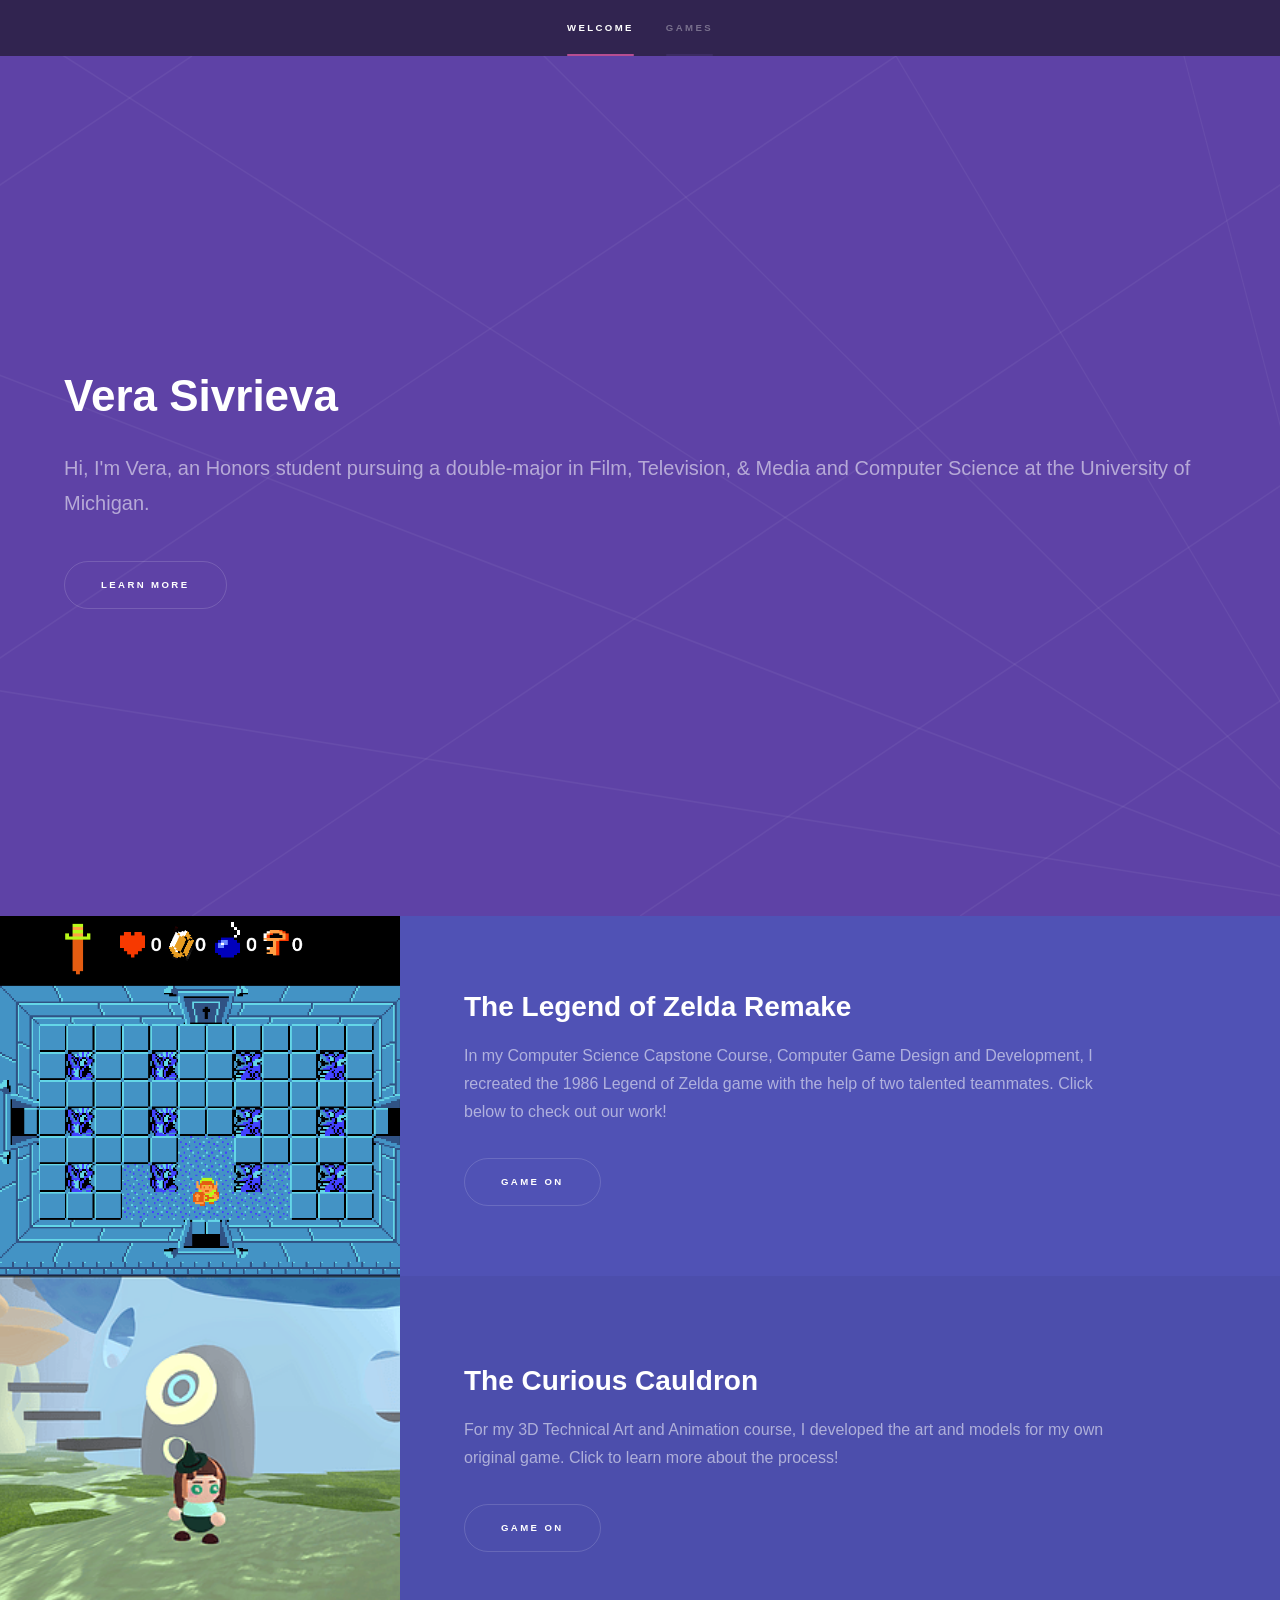
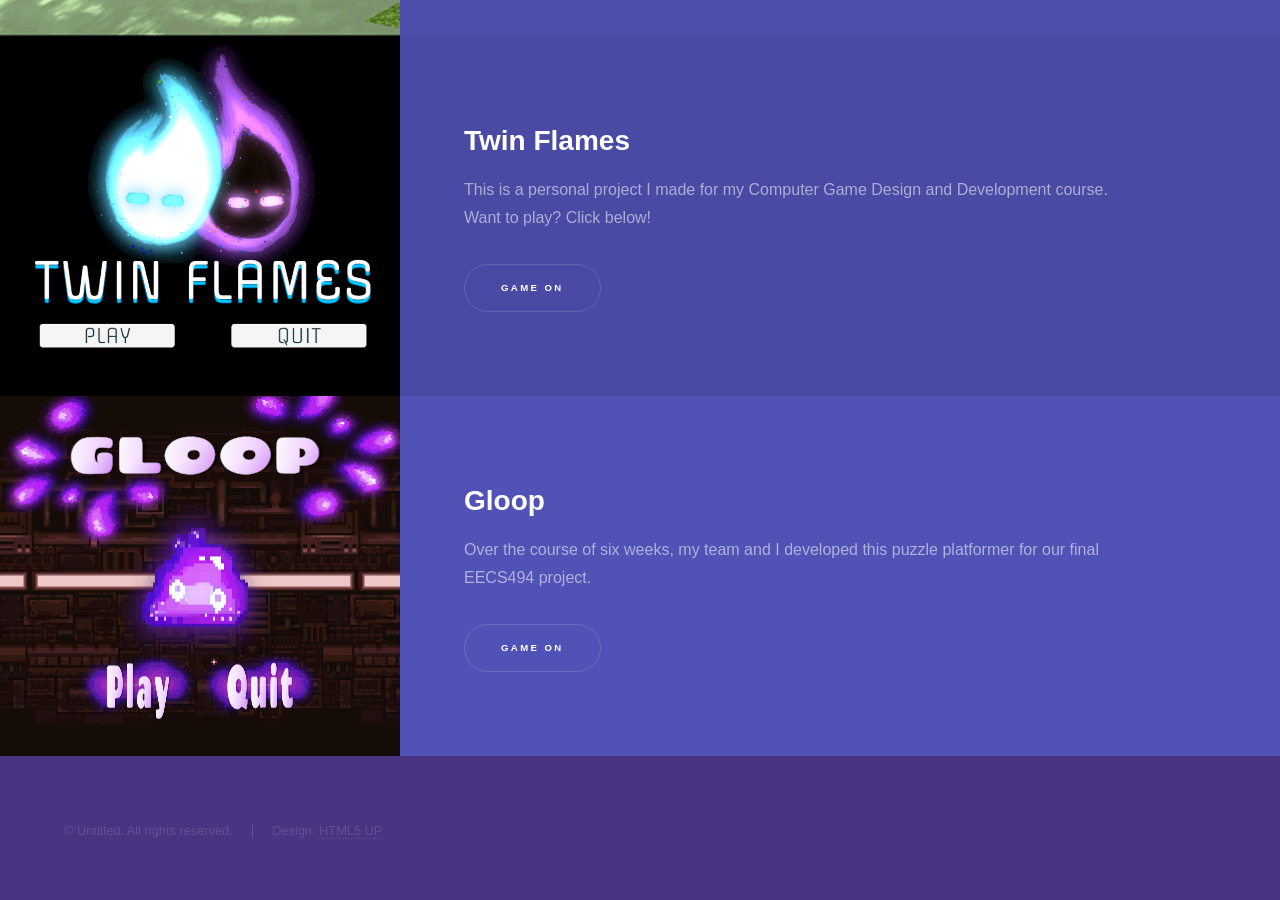
<file: index.html>
<!DOCTYPE HTML>
<!--
	Hyperspace by HTML5 UP
	html5up.net | @ajlkn
	Free for personal and commercial use under the CCA 3.0 license (html5up.net/license)
-->
<html>
	<head>
		<title>Vera Sivrieva</title>
		<meta charset="utf-8" />
		<meta name="viewport" content="width=device-width, initial-scale=1, user-scalable=no" />
		<link rel="stylesheet" href="assets/css/main.css" />
		<noscript><link rel="stylesheet" href="assets/css/noscript.css" /></noscript>
	</head>
	<body class="is-preload">

		<!-- Sidebar -->
			<section id="sidebar">
				<div class="inner">
					<nav>
						<ul>
							<li><a href="#intro">Welcome</a></li>
							<li><a href="#one">Games</a></li>
							<!--<li><a href="#two">What we do</a></li>
							<li><a href="#three">Get in touch</a></li>-->
						</ul>
					</nav>
				</div>
			</section>

		<!-- Wrapper -->
			<div id="wrapper">

				<!-- Intro -->
					<section id="intro" class="wrapper style1 fullscreen fade-up">
						<div class="inner">
							<h1>Vera Sivrieva</h1>
							<p>Hi, I'm Vera, an Honors student pursuing a double-major in Film, Television, & Media and Computer Science at the University of Michigan.</p>
							<ul class="actions">
								<li><a href="#one" class="button scrolly">Learn more</a></li>
							</ul>
						</div>
					</section>

				<!-- One -->
					<section id="one" class="wrapper style2 spotlights">
						<section>
							<a href="#" class="image"><img src="images/zelda.png" alt="" data-position="center center" /></a>
							<div class="content">
								<div class="inner">
									<h2>The Legend of Zelda Remake</h2>
									<p>In my Computer Science Capstone Course, Computer Game Design and Development, I recreated the 1986 Legend of Zelda game with the help of two talented teammates. Click below to check out our work!</p>
									<ul class="actions">
										<li><a href="generic.html" class="button">Game On</a></li>
									</ul>
								</div>
							</div>
						</section>
						<section>
							<a href="#" class="image"><img src="images/curiouscauldron.png" alt="" data-position="top center" /></a>
							<div class="content">
								<div class="inner">
									<h2>The Curious Cauldron</h2>
									<p>For my 3D Technical Art and Animation course, I developed the art and models for my own original game. Click to learn more about the process! </p>
									<ul class="actions">
										<li><a href="cauldron.html" class="button">Game On</a></li>
									</ul>
								</div>
							</div>
						</section>
						<section>
							<a href="#" class="image"><img src="images/logo.png" alt=""  data-position="50% 50%" /></a>
							<div class="content">
								<div class="inner">
									<h2>Twin Flames</h2>
									<p>This is a personal project I made for my Computer Game Design and Development course. Want to play? Click below!</p>
									<ul class="actions">
										<li><a href="flames.html" class="button">Game On</a></li>
									</ul>
								</div>
							</div>
						</section>
							<section>
							<a href="#" class="image"><img src="images/gloop_title.png" alt="" data-position="bottom center" /></a>
							<div class="content">
								<div class="inner">
									<h2>Gloop</h2>
									<p>Over the course of six weeks, my team and I developed this puzzle platformer for our final EECS494 project.</p>
									<ul class="actions">
										<li><a href="gloop.html" class="button">Game On</a></li>
									</ul>
								</div>
							</div>
						</section>
					</section>
				
		

				<!-- Two -->
					<!--<section id="two" class="wrapper style3 fade-up">
						<div class="inner">
							<h2>What we do</h2>
							<p>Phasellus convallis elit id ullamcorper pulvinar. Duis aliquam turpis mauris, eu ultricies erat malesuada quis. Aliquam dapibus, lacus eget hendrerit bibendum, urna est aliquam sem, sit amet imperdiet est velit quis lorem.</p>
							<div class="features">
								<section>
									<span class="icon solid major fa-code"></span>
									<h3>Lorem ipsum amet</h3>
									<p>Phasellus convallis elit id ullam corper amet et pulvinar. Duis aliquam turpis mauris, sed ultricies erat dapibus.</p>
								</section>
								<section>
									<span class="icon solid major fa-lock"></span>
									<h3>Aliquam sed nullam</h3>
									<p>Phasellus convallis elit id ullam corper amet et pulvinar. Duis aliquam turpis mauris, sed ultricies erat dapibus.</p>
								</section>
								<section>
									<span class="icon solid major fa-cog"></span>
									<h3>Sed erat ullam corper</h3>
									<p>Phasellus convallis elit id ullam corper amet et pulvinar. Duis aliquam turpis mauris, sed ultricies erat dapibus.</p>
								</section>
								<section>
									<span class="icon solid major fa-desktop"></span>
									<h3>Veroeros quis lorem</h3>
									<p>Phasellus convallis elit id ullam corper amet et pulvinar. Duis aliquam turpis mauris, sed ultricies erat dapibus.</p>
								</section>
								<section>
									<span class="icon solid major fa-link"></span>
									<h3>Urna quis bibendum</h3>
									<p>Phasellus convallis elit id ullam corper amet et pulvinar. Duis aliquam turpis mauris, sed ultricies erat dapibus.</p>
								</section>
								<section>
									<span class="icon major fa-gem"></span>
									<h3>Aliquam urna dapibus</h3>
									<p>Phasellus convallis elit id ullam corper amet et pulvinar. Duis aliquam turpis mauris, sed ultricies erat dapibus.</p>
								</section>
							</div>
							<ul class="actions">
								<li><a href="generic.html" class="button">Learn more</a></li>
							</ul>
						</div>
					</section>-->
					
				<!-- Three -->
					<!-- 	<section id="three" class="wrapper style1 fade-up">
						<div class="inner">
							<h2>Get in touch</h2>
							<p>Phasellus convallis elit id ullamcorper pulvinar. Duis aliquam turpis mauris, eu ultricies erat malesuada quis. Aliquam dapibus, lacus eget hendrerit bibendum, urna est aliquam sem, sit amet imperdiet est velit quis lorem.</p>
							<div class="split style1">
								<section>
									<form method="post" action="#">
										<div class="fields">
											<div class="field half">
												<label for="name">Name</label>
												<input type="text" name="name" id="name" />
											</div>
											<div class="field half">
												<label for="email">Email</label>
												<input type="text" name="email" id="email" />
											</div>
											<div class="field">
												<label for="message">Message</label>
												<textarea name="message" id="message" rows="5"></textarea>
											</div>
										</div>
										<ul class="actions">
											<li><a href="" class="button submit">Send Message</a></li>
										</ul>
									</form>
								</section>
								<section>
									<ul class="contact">
										<li>
											<h3>Address</h3>
											<span>12345 Somewhere Road #654<br />
											Nashville, TN 00000-0000<br />
											USA</span>
										</li>
										<li>
											<h3>Email</h3>
											<a href="#">user@untitled.tld</a>
										</li>
										<li>
											<h3>Phone</h3>
											<span>(000) 000-0000</span>
										</li>
										<li>
											<h3>Social</h3>
											<ul class="icons">
												<li><a href="#" class="icon brands fa-twitter"><span class="label">Twitter</span></a></li>
												<li><a href="#" class="icon brands fa-facebook-f"><span class="label">Facebook</span></a></li>
												<li><a href="#" class="icon brands fa-github"><span class="label">GitHub</span></a></li>
												<li><a href="#" class="icon brands fa-instagram"><span class="label">Instagram</span></a></li>
												<li><a href="#" class="icon brands fa-linkedin-in"><span class="label">LinkedIn</span></a></li>
											</ul>
										</li>
									</ul>
								</section>
							</div>
						</div>
					</section> 

			</div> -->

		<!-- Footer -->
			<footer id="footer" class="wrapper style1-alt">
				<div class="inner">
					<ul class="menu">
						<li>&copy; Untitled. All rights reserved.</li><li>Design: <a href="http://html5up.net">HTML5 UP</a></li>
					</ul>
				</div>
			</footer>

		<!-- Scripts -->
			<script src="assets/js/jquery.min.js"></script>
			<script src="assets/js/jquery.scrollex.min.js"></script>
			<script src="assets/js/jquery.scrolly.min.js"></script>
			<script src="assets/js/browser.min.js"></script>
			<script src="assets/js/breakpoints.min.js"></script>
			<script src="assets/js/util.js"></script>
			<script src="assets/js/main.js"></script>

	</body>
</html>
</file>
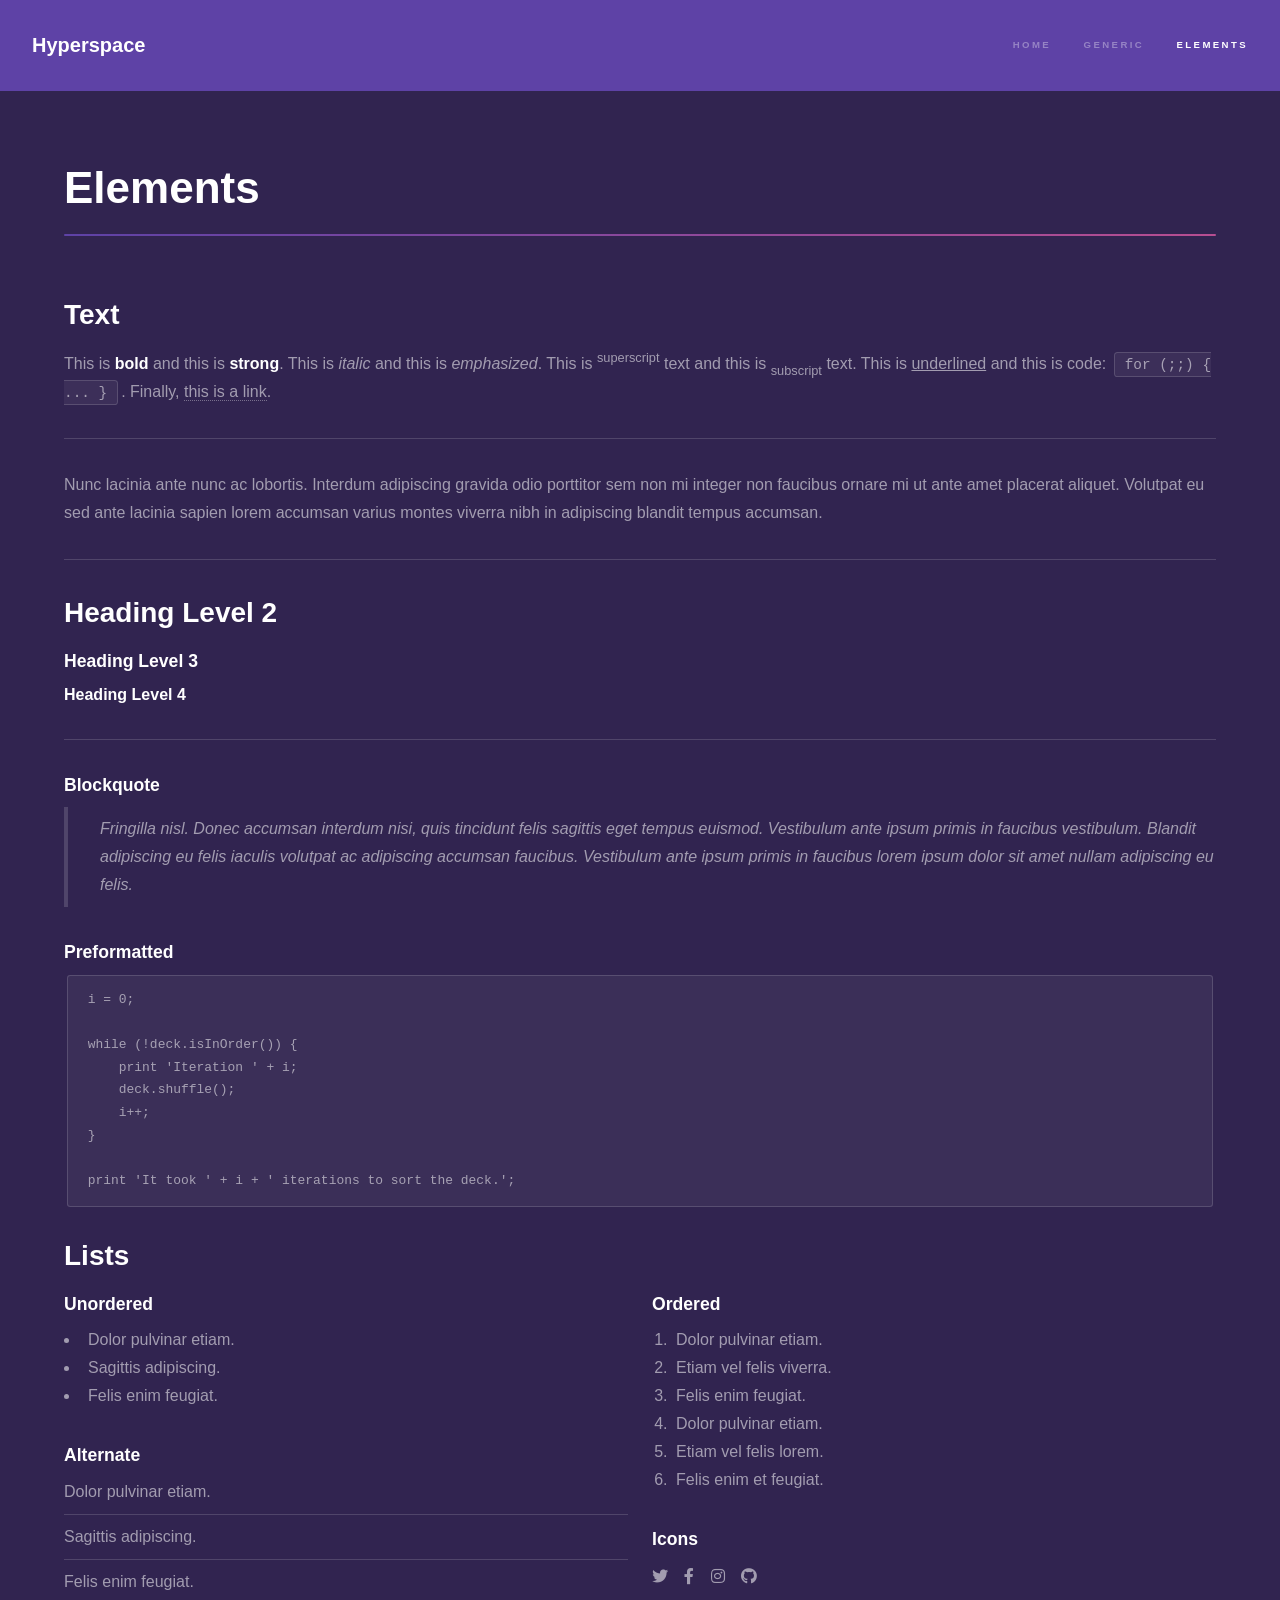
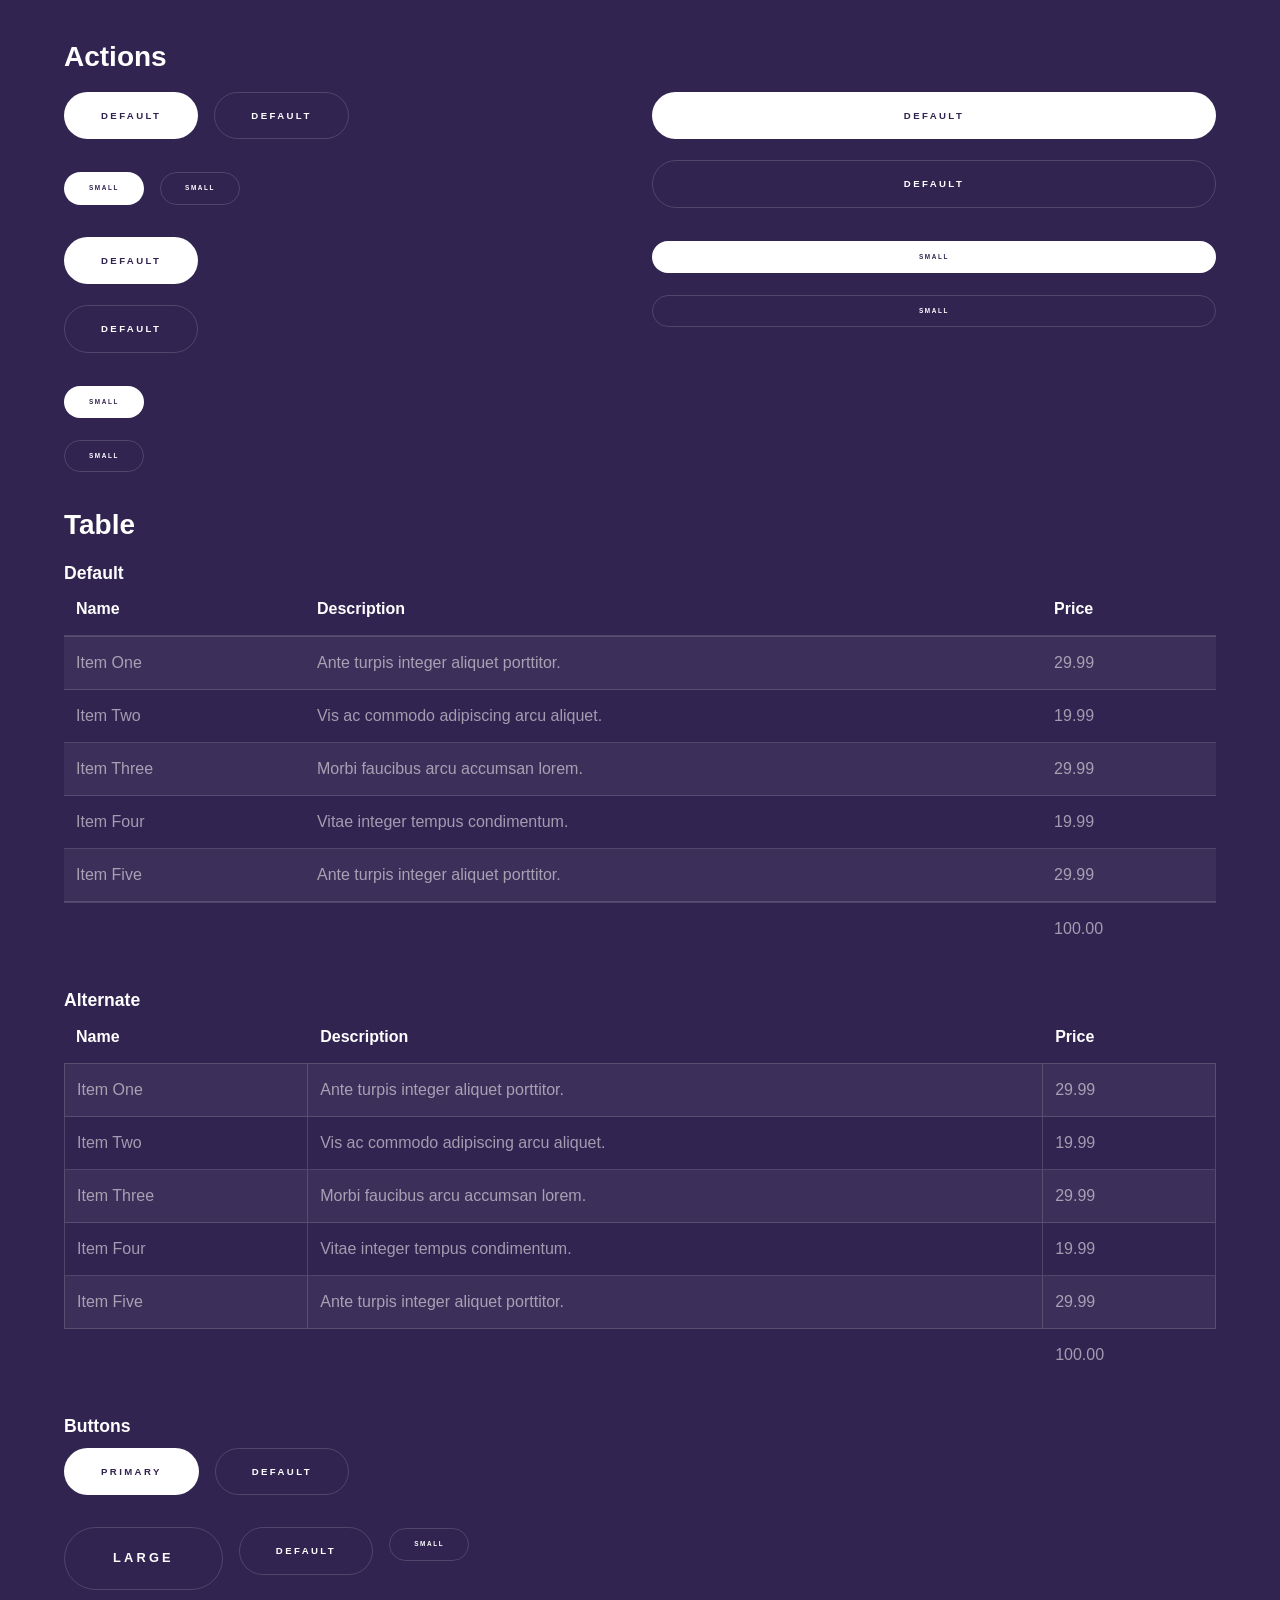
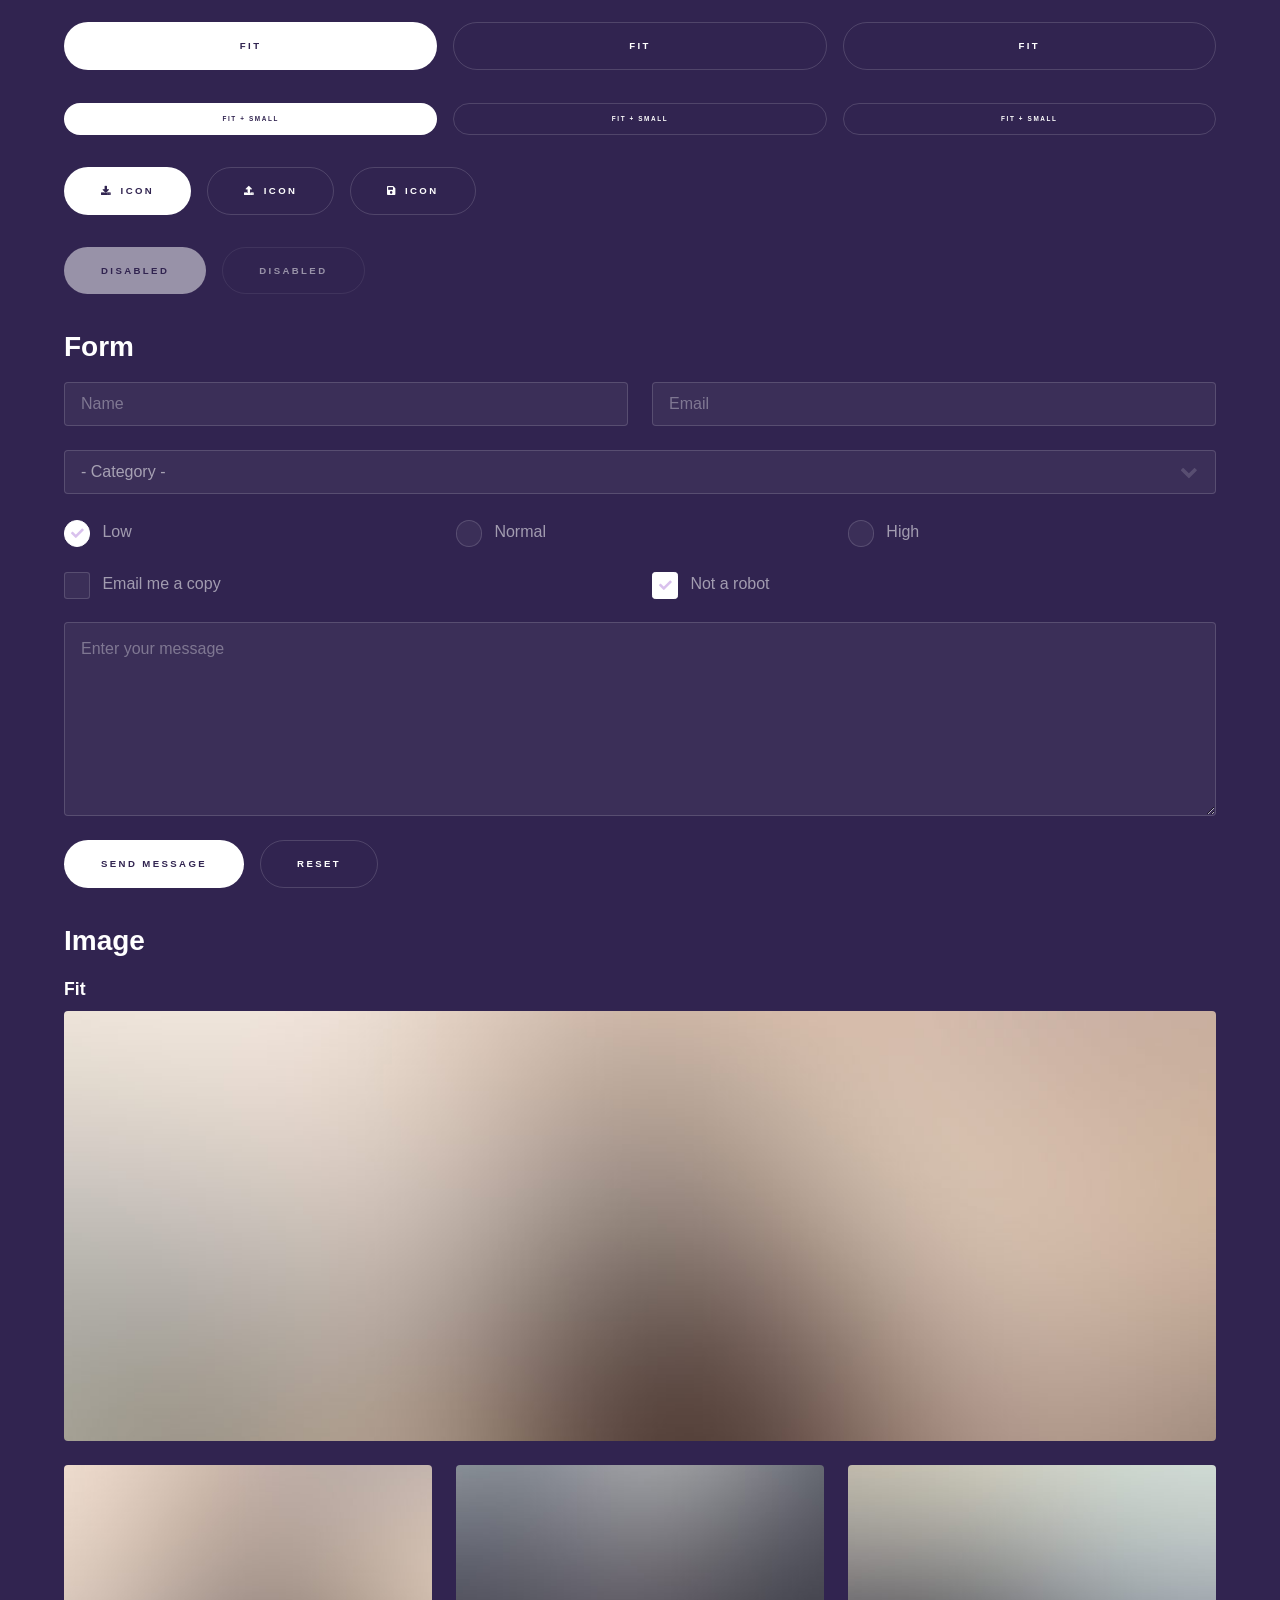
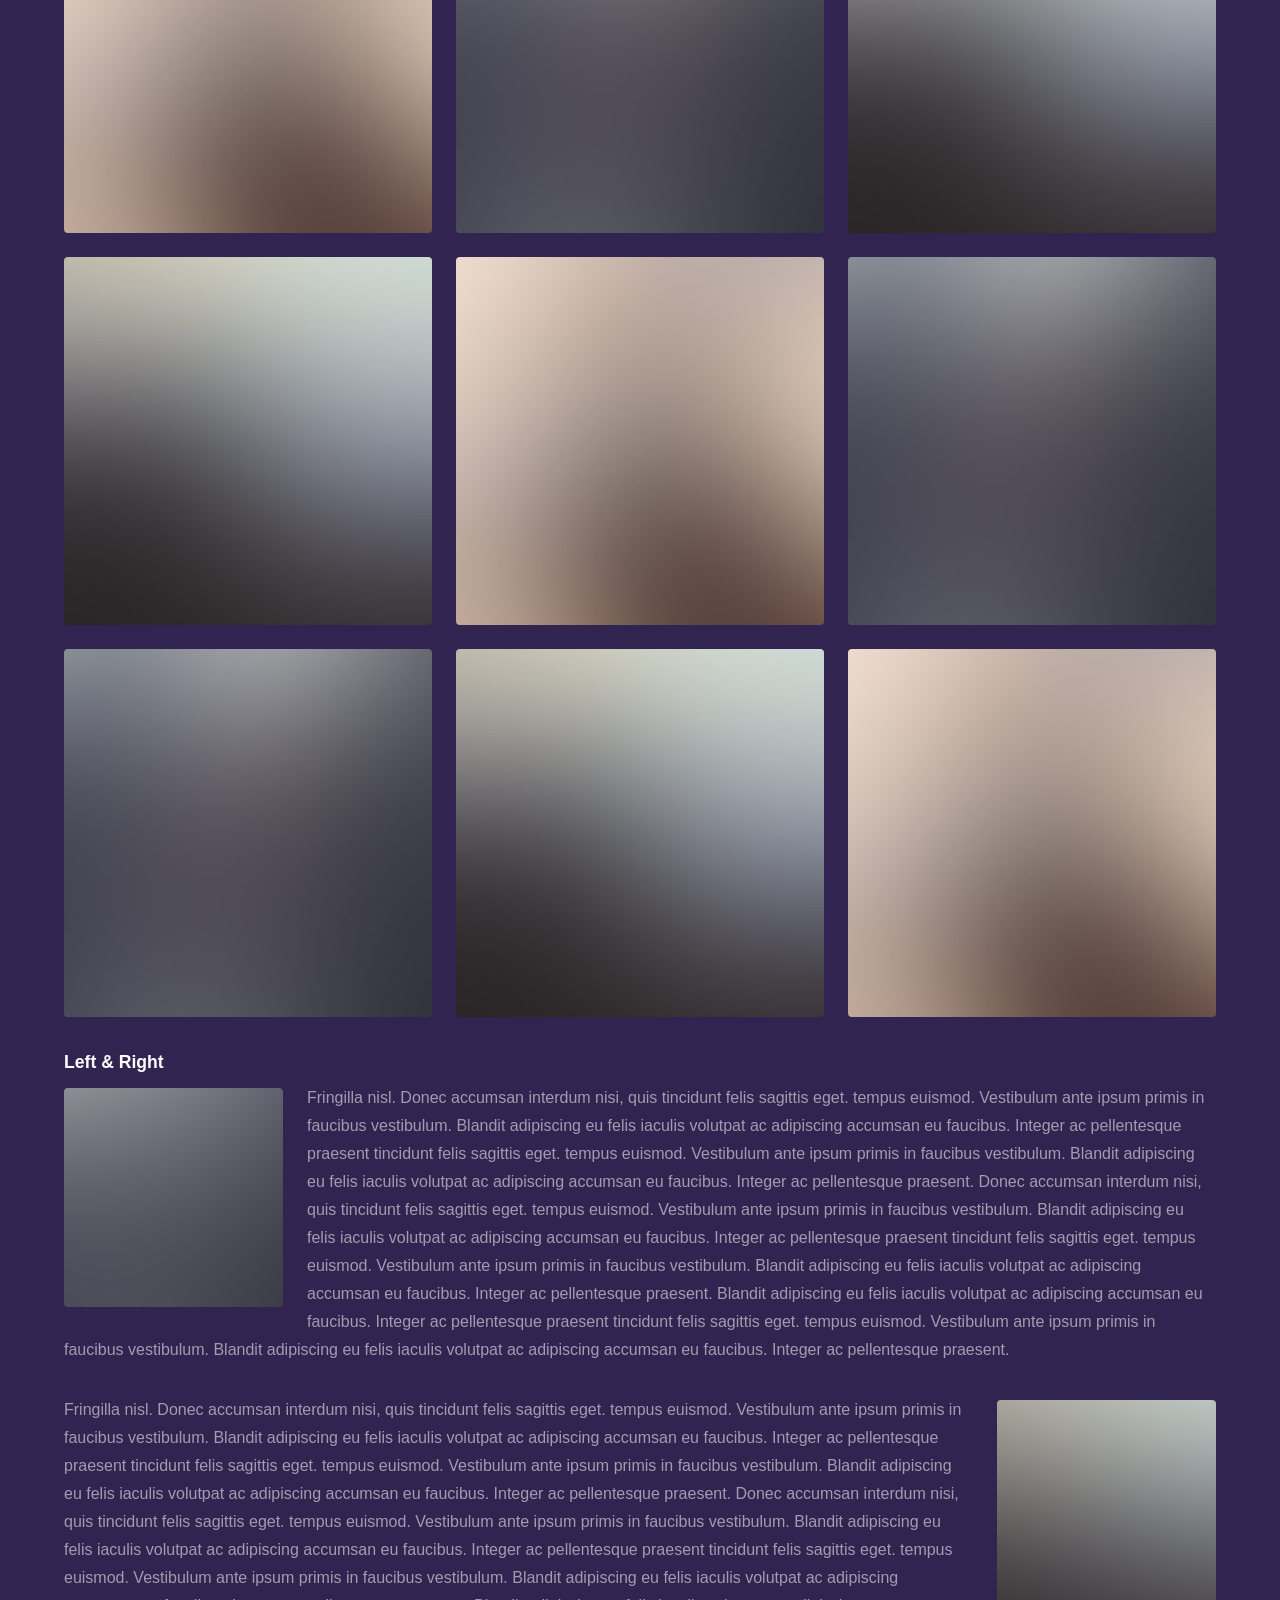
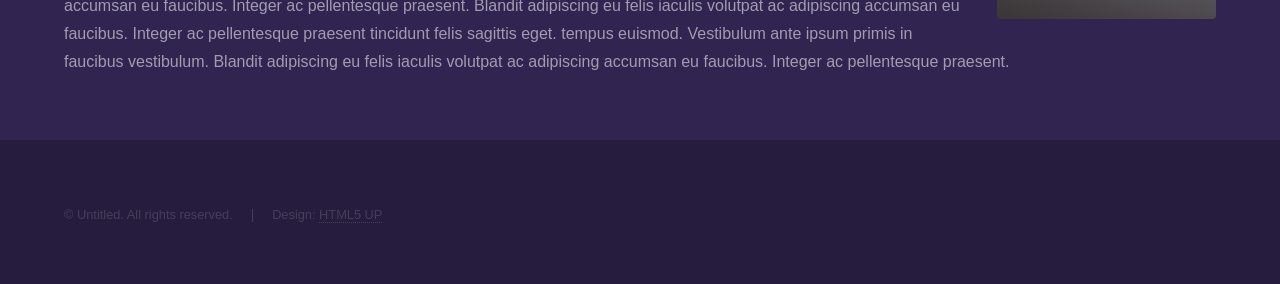
<file: elements.html>
<!DOCTYPE HTML>
<!--
	Hyperspace by HTML5 UP
	html5up.net | @ajlkn
	Free for personal and commercial use under the CCA 3.0 license (html5up.net/license)
-->
<html>
	<head>
		<title>Elements - Hyperspace by HTML5 UP</title>
		<meta charset="utf-8" />
		<meta name="viewport" content="width=device-width, initial-scale=1, user-scalable=no" />
		<link rel="stylesheet" href="assets/css/main.css" />
		<noscript><link rel="stylesheet" href="assets/css/noscript.css" /></noscript>
	</head>
	<body class="is-preload">

		<!-- Header -->
			<header id="header">
				<a href="index.html" class="title">Hyperspace</a>
				<nav>
					<ul>
						<li><a href="index.html">Home</a></li>
						<li><a href="generic.html">Generic</a></li>
						<li><a href="elements.html"  class="active">Elements</a></li>
					</ul>
				</nav>
			</header>

		<!-- Wrapper -->
			<div id="wrapper">

				<!-- Main -->
					<section id="main" class="wrapper">
						<div class="inner">
							<h1 class="major">Elements</h1>

							<!-- Text -->
								<section>
									<h2>Text</h2>
									<p>This is <b>bold</b> and this is <strong>strong</strong>. This is <i>italic</i> and this is <em>emphasized</em>.
									This is <sup>superscript</sup> text and this is <sub>subscript</sub> text.
									This is <u>underlined</u> and this is code: <code>for (;;) { ... }</code>. Finally, <a href="#">this is a link</a>.</p>
									<hr />
									<p>Nunc lacinia ante nunc ac lobortis. Interdum adipiscing gravida odio porttitor sem non mi integer non faucibus ornare mi ut ante amet placerat aliquet. Volutpat eu sed ante lacinia sapien lorem accumsan varius montes viverra nibh in adipiscing blandit tempus accumsan.</p>
									<hr />
									<h2>Heading Level 2</h2>
									<h3>Heading Level 3</h3>
									<h4>Heading Level 4</h4>
									<hr />
									<h3>Blockquote</h3>
									<blockquote>Fringilla nisl. Donec accumsan interdum nisi, quis tincidunt felis sagittis eget tempus euismod. Vestibulum ante ipsum primis in faucibus vestibulum. Blandit adipiscing eu felis iaculis volutpat ac adipiscing accumsan faucibus. Vestibulum ante ipsum primis in faucibus lorem ipsum dolor sit amet nullam adipiscing eu felis.</blockquote>
									<h3>Preformatted</h3>
									<pre><code>i = 0;

while (!deck.isInOrder()) {
    print 'Iteration ' + i;
    deck.shuffle();
    i++;
}

print 'It took ' + i + ' iterations to sort the deck.';</code></pre>
								</section>

							<!-- Lists -->
								<section>
									<h2>Lists</h2>
									<div class="row">
										<div class="col-6 col-12-medium">
											<h3>Unordered</h3>
											<ul>
												<li>Dolor pulvinar etiam.</li>
												<li>Sagittis adipiscing.</li>
												<li>Felis enim feugiat.</li>
											</ul>
											<h3>Alternate</h3>
											<ul class="alt">
												<li>Dolor pulvinar etiam.</li>
												<li>Sagittis adipiscing.</li>
												<li>Felis enim feugiat.</li>
											</ul>
										</div>
										<div class="col-6 col-12-medium">
											<h3>Ordered</h3>
											<ol>
												<li>Dolor pulvinar etiam.</li>
												<li>Etiam vel felis viverra.</li>
												<li>Felis enim feugiat.</li>
												<li>Dolor pulvinar etiam.</li>
												<li>Etiam vel felis lorem.</li>
												<li>Felis enim et feugiat.</li>
											</ol>
											<h3>Icons</h3>
											<ul class="icons">
												<li><a href="#" class="icon brands fa-twitter"><span class="label">Twitter</span></a></li>
												<li><a href="#" class="icon brands fa-facebook-f"><span class="label">Facebook</span></a></li>
												<li><a href="#" class="icon brands fa-instagram"><span class="label">Instagram</span></a></li>
												<li><a href="#" class="icon brands fa-github"><span class="label">Github</span></a></li>
											</ul>
										</div>
									</div>
									<h2>Actions</h2>
									<div class="row">
										<div class="col-6 col-12-medium">
											<ul class="actions">
												<li><a href="#" class="button primary">Default</a></li>
												<li><a href="#" class="button">Default</a></li>
											</ul>
											<ul class="actions small">
												<li><a href="#" class="button primary small">Small</a></li>
												<li><a href="#" class="button small">Small</a></li>
											</ul>
											<ul class="actions stacked">
												<li><a href="#" class="button primary">Default</a></li>
												<li><a href="#" class="button">Default</a></li>
											</ul>
											<ul class="actions stacked">
												<li><a href="#" class="button primary small">Small</a></li>
												<li><a href="#" class="button small">Small</a></li>
											</ul>
										</div>
										<div class="col-6 col-12-medium">
											<ul class="actions stacked">
												<li><a href="#" class="button primary fit">Default</a></li>
												<li><a href="#" class="button fit">Default</a></li>
											</ul>
											<ul class="actions stacked">
												<li><a href="#" class="button primary small fit">Small</a></li>
												<li><a href="#" class="button small fit">Small</a></li>
											</ul>
										</div>
									</div>
								</section>

							<!-- Table -->
								<section>
									<h2>Table</h2>
									<h3>Default</h3>
									<div class="table-wrapper">
										<table>
											<thead>
												<tr>
													<th>Name</th>
													<th>Description</th>
													<th>Price</th>
												</tr>
											</thead>
											<tbody>
												<tr>
													<td>Item One</td>
													<td>Ante turpis integer aliquet porttitor.</td>
													<td>29.99</td>
												</tr>
												<tr>
													<td>Item Two</td>
													<td>Vis ac commodo adipiscing arcu aliquet.</td>
													<td>19.99</td>
												</tr>
												<tr>
													<td>Item Three</td>
													<td> Morbi faucibus arcu accumsan lorem.</td>
													<td>29.99</td>
												</tr>
												<tr>
													<td>Item Four</td>
													<td>Vitae integer tempus condimentum.</td>
													<td>19.99</td>
												</tr>
												<tr>
													<td>Item Five</td>
													<td>Ante turpis integer aliquet porttitor.</td>
													<td>29.99</td>
												</tr>
											</tbody>
											<tfoot>
												<tr>
													<td colspan="2"></td>
													<td>100.00</td>
												</tr>
											</tfoot>
										</table>
									</div>

									<h3>Alternate</h3>
									<div class="table-wrapper">
										<table class="alt">
											<thead>
												<tr>
													<th>Name</th>
													<th>Description</th>
													<th>Price</th>
												</tr>
											</thead>
											<tbody>
												<tr>
													<td>Item One</td>
													<td>Ante turpis integer aliquet porttitor.</td>
													<td>29.99</td>
												</tr>
												<tr>
													<td>Item Two</td>
													<td>Vis ac commodo adipiscing arcu aliquet.</td>
													<td>19.99</td>
												</tr>
												<tr>
													<td>Item Three</td>
													<td> Morbi faucibus arcu accumsan lorem.</td>
													<td>29.99</td>
												</tr>
												<tr>
													<td>Item Four</td>
													<td>Vitae integer tempus condimentum.</td>
													<td>19.99</td>
												</tr>
												<tr>
													<td>Item Five</td>
													<td>Ante turpis integer aliquet porttitor.</td>
													<td>29.99</td>
												</tr>
											</tbody>
											<tfoot>
												<tr>
													<td colspan="2"></td>
													<td>100.00</td>
												</tr>
											</tfoot>
										</table>
									</div>
								</section>

							<!-- Buttons -->
								<section>
									<h3>Buttons</h3>
									<ul class="actions">
										<li><a href="#" class="button primary">Primary</a></li>
										<li><a href="#" class="button">Default</a></li>
									</ul>
									<ul class="actions">
										<li><a href="#" class="button large">Large</a></li>
										<li><a href="#" class="button">Default</a></li>
										<li><a href="#" class="button small">Small</a></li>
									</ul>
									<ul class="actions fit">
										<li><a href="#" class="button primary fit">Fit</a></li>
										<li><a href="#" class="button fit">Fit</a></li>
										<li><a href="#" class="button fit">Fit</a></li>
									</ul>
									<ul class="actions fit small">
										<li><a href="#" class="button primary fit small">Fit + Small</a></li>
										<li><a href="#" class="button fit small">Fit + Small</a></li>
										<li><a href="#" class="button fit small">Fit + Small</a></li>
									</ul>
									<ul class="actions">
										<li><a href="#" class="button primary icon solid fa-download">Icon</a></li>
										<li><a href="#" class="button icon solid fa-upload">Icon</a></li>
										<li><a href="#" class="button icon solid fa-save">Icon</a></li>
									</ul>
									<ul class="actions">
										<li><span class="button primary disabled">Disabled</span></li>
										<li><span class="button disabled">Disabled</span></li>
									</ul>
								</section>

							<!-- Form -->
								<section>
									<h2>Form</h2>
									<form method="post" action="#">
										<div class="row gtr-uniform">
											<div class="col-6 col-12-xsmall">
												<input type="text" name="demo-name" id="demo-name" value="" placeholder="Name" />
											</div>
											<div class="col-6 col-12-xsmall">
												<input type="email" name="demo-email" id="demo-email" value="" placeholder="Email" />
											</div>
											<div class="col-12">
												<select name="demo-category" id="demo-category">
													<option value="">- Category -</option>
													<option value="1">Manufacturing</option>
													<option value="1">Shipping</option>
													<option value="1">Administration</option>
													<option value="1">Human Resources</option>
												</select>
											</div>
											<div class="col-4 col-12-small">
												<input type="radio" id="demo-priority-low" name="demo-priority" checked>
												<label for="demo-priority-low">Low</label>
											</div>
											<div class="col-4 col-12-small">
												<input type="radio" id="demo-priority-normal" name="demo-priority">
												<label for="demo-priority-normal">Normal</label>
											</div>
											<div class="col-4 col-12-small">
												<input type="radio" id="demo-priority-high" name="demo-priority">
												<label for="demo-priority-high">High</label>
											</div>
											<div class="col-6 col-12-small">
												<input type="checkbox" id="demo-copy" name="demo-copy">
												<label for="demo-copy">Email me a copy</label>
											</div>
											<div class="col-6 col-12-small">
												<input type="checkbox" id="demo-human" name="demo-human" checked>
												<label for="demo-human">Not a robot</label>
											</div>
											<div class="col-12">
												<textarea name="demo-message" id="demo-message" placeholder="Enter your message" rows="6"></textarea>
											</div>
											<div class="col-12">
												<ul class="actions">
													<li><input type="submit" value="Send Message" class="primary" /></li>
													<li><input type="reset" value="Reset" /></li>
												</ul>
											</div>
										</div>
									</form>
								</section>

							<!-- Image -->
								<section>
									<h2>Image</h2>
									<h3>Fit</h3>
									<div class="box alt">
										<div class="row gtr-uniform">
											<div class="col-12"><span class="image fit"><img src="images/pic04.jpg" alt="" /></span></div>
											<div class="col-4"><span class="image fit"><img src="images/pic01.jpg" alt="" /></span></div>
											<div class="col-4"><span class="image fit"><img src="images/pic02.jpg" alt="" /></span></div>
											<div class="col-4"><span class="image fit"><img src="images/pic03.jpg" alt="" /></span></div>
											<div class="col-4"><span class="image fit"><img src="images/pic03.jpg" alt="" /></span></div>
											<div class="col-4"><span class="image fit"><img src="images/pic01.jpg" alt="" /></span></div>
											<div class="col-4"><span class="image fit"><img src="images/pic02.jpg" alt="" /></span></div>
											<div class="col-4"><span class="image fit"><img src="images/pic02.jpg" alt="" /></span></div>
											<div class="col-4"><span class="image fit"><img src="images/pic03.jpg" alt="" /></span></div>
											<div class="col-4"><span class="image fit"><img src="images/pic01.jpg" alt="" /></span></div>
										</div>
									</div>
									<h3>Left &amp; Right</h3>
									<p><span class="image left"><img src="images/pic05.jpg" alt="" /></span>Fringilla nisl. Donec accumsan interdum nisi, quis tincidunt felis sagittis eget. tempus euismod. Vestibulum ante ipsum primis in faucibus vestibulum. Blandit adipiscing eu felis iaculis volutpat ac adipiscing accumsan eu faucibus. Integer ac pellentesque praesent tincidunt felis sagittis eget. tempus euismod. Vestibulum ante ipsum primis in faucibus vestibulum. Blandit adipiscing eu felis iaculis volutpat ac adipiscing accumsan eu faucibus. Integer ac pellentesque praesent. Donec accumsan interdum nisi, quis tincidunt felis sagittis eget. tempus euismod. Vestibulum ante ipsum primis in faucibus vestibulum. Blandit adipiscing eu felis iaculis volutpat ac adipiscing accumsan eu faucibus. Integer ac pellentesque praesent tincidunt felis sagittis eget. tempus euismod. Vestibulum ante ipsum primis in faucibus vestibulum. Blandit adipiscing eu felis iaculis volutpat ac adipiscing accumsan eu faucibus. Integer ac pellentesque praesent. Blandit adipiscing eu felis iaculis volutpat ac adipiscing accumsan eu faucibus. Integer ac pellentesque praesent tincidunt felis sagittis eget. tempus euismod. Vestibulum ante ipsum primis in faucibus vestibulum. Blandit adipiscing eu felis iaculis volutpat ac adipiscing accumsan eu faucibus. Integer ac pellentesque praesent.</p>
									<p><span class="image right"><img src="images/pic06.jpg" alt="" /></span>Fringilla nisl. Donec accumsan interdum nisi, quis tincidunt felis sagittis eget. tempus euismod. Vestibulum ante ipsum primis in faucibus vestibulum. Blandit adipiscing eu felis iaculis volutpat ac adipiscing accumsan eu faucibus. Integer ac pellentesque praesent tincidunt felis sagittis eget. tempus euismod. Vestibulum ante ipsum primis in faucibus vestibulum. Blandit adipiscing eu felis iaculis volutpat ac adipiscing accumsan eu faucibus. Integer ac pellentesque praesent. Donec accumsan interdum nisi, quis tincidunt felis sagittis eget. tempus euismod. Vestibulum ante ipsum primis in faucibus vestibulum. Blandit adipiscing eu felis iaculis volutpat ac adipiscing accumsan eu faucibus. Integer ac pellentesque praesent tincidunt felis sagittis eget. tempus euismod. Vestibulum ante ipsum primis in faucibus vestibulum. Blandit adipiscing eu felis iaculis volutpat ac adipiscing accumsan eu faucibus. Integer ac pellentesque praesent. Blandit adipiscing eu felis iaculis volutpat ac adipiscing accumsan eu faucibus. Integer ac pellentesque praesent tincidunt felis sagittis eget. tempus euismod. Vestibulum ante ipsum primis in faucibus vestibulum. Blandit adipiscing eu felis iaculis volutpat ac adipiscing accumsan eu faucibus. Integer ac pellentesque praesent.</p>
								</section>

						</div>
					</section>

			</div>

		<!-- Footer -->
			<footer id="footer" class="wrapper alt">
				<div class="inner">
					<ul class="menu">
						<li>&copy; Untitled. All rights reserved.</li><li>Design: <a href="http://html5up.net">HTML5 UP</a></li>
					</ul>
				</div>
			</footer>

		<!-- Scripts -->
			<script src="assets/js/jquery.min.js"></script>
			<script src="assets/js/jquery.scrollex.min.js"></script>
			<script src="assets/js/jquery.scrolly.min.js"></script>
			<script src="assets/js/browser.min.js"></script>
			<script src="assets/js/breakpoints.min.js"></script>
			<script src="assets/js/util.js"></script>
			<script src="assets/js/main.js"></script>

	</body>
</html>
</file>
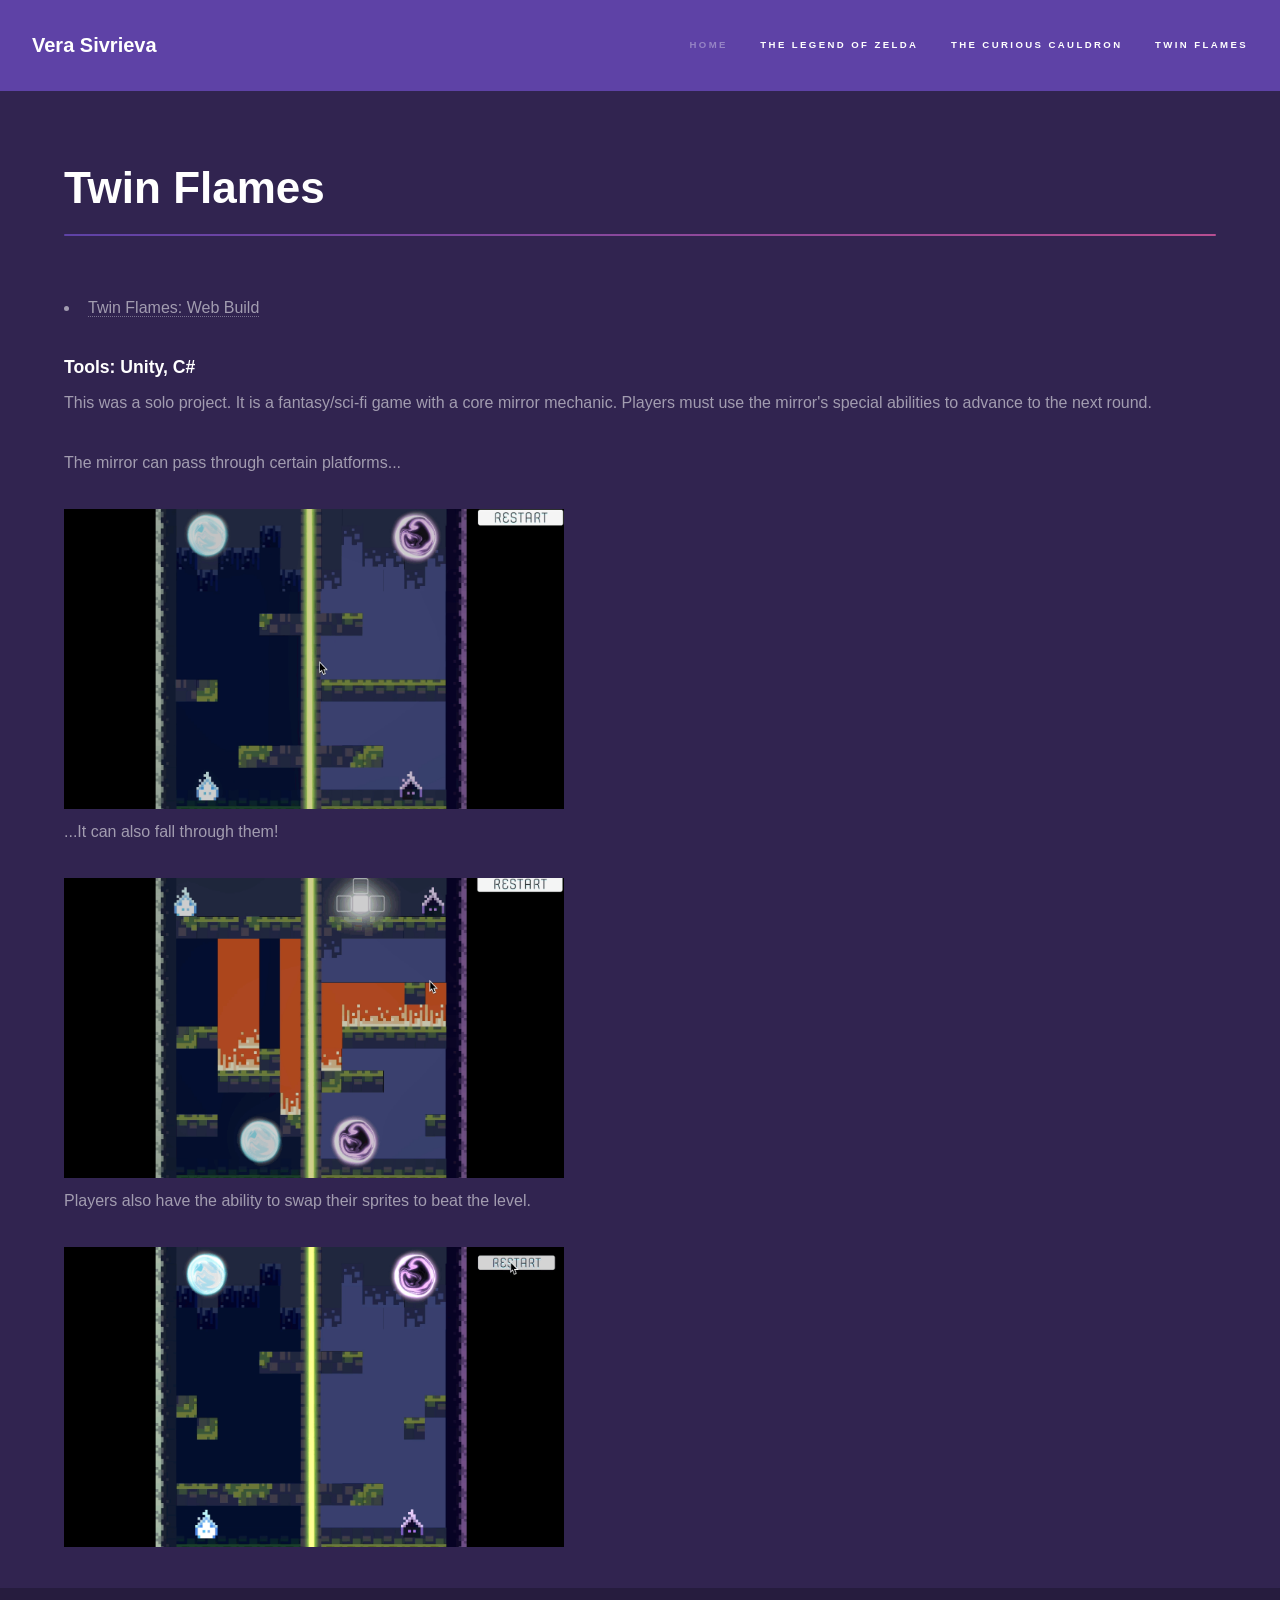
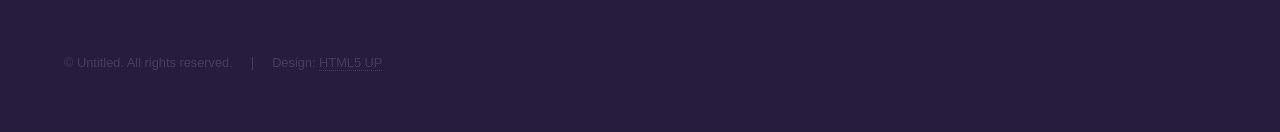
<file: flames.html>
<!DOCTYPE HTML>
<!--
	Hyperspace by HTML5 UP
	html5up.net | @ajlkn
	Free for personal and commercial use under the CCA 3.0 license (html5up.net/license)
-->
<html>
	<head>
		<title>Vera SivrievaP</title>
		<meta charset="utf-8" />
		<meta name="viewport" content="width=device-width, initial-scale=1, user-scalable=no" />
		<link rel="stylesheet" href="assets/css/main.css" />
		<noscript><link rel="stylesheet" href="assets/css/noscript.css" /></noscript>
	</head>
	<body class="is-preload">

		<!-- Header -->
			<header id="header">
				<a href="index.html" class="title">Vera Sivrieva</a>
				<nav>
					<ul>
						<li><a href="index.html">Home</a></li>
						<li><a href="generic.html" class="active">The Legend of Zelda</a></li>
						<li><a href="cauldron.html" class="active">The Curious Cauldron</a></li>
						<li><a href="flames.html" class="active">Twin Flames</a></li>
						<!--<li><a href="elements.html">Elements</a></li>-->
					</ul>
				</nav>
			</header>

		<!-- Wrapper -->
			<div id="wrapper">

				<!-- Main -->
					<section id="main" class="wrapper">
						<div class="inner">
							<h1 class="major">Twin Flames</h1>
							<ul><li><a href="https://veranimates.itch.io/twin-flames">Twin Flames: Web Build</a></li></ul>
							<!--<span class="image fit"><img src="images/link.png" alt="" /></span>
							<h3>Partners: Joshua Ma, Hamzah Ali</h3>-->
							<h3>Tools: Unity, C#</h3>
							<p>This was a solo project. It is a fantasy/sci-fi game with a core mirror mechanic. Players must use the mirror's special abilities to advance to the next round.  </p>
							<!--<img src="images/bowswordbomb.gif"/>-->
							<p>The mirror can pass through certain platforms...</p>
							<img src="images/pass through.gif" style="width: 500px; height: 300px;"/>
							<p>...It can also fall through them!</p>
							<img src="images/Monosnap screencast 2026-02-27 20-59-09.gif" style="width: 500px; height: 300px;"/>
							<p>Players also have the ability to swap their sprites to beat the level.</p>
							<img src="images/swap.gif" style="width: 500px; height: 300px;"/>
					</section>

			</div>

		<!-- Footer -->
			<footer id="footer" class="wrapper alt">
				<div class="inner">
					<ul class="menu">
						<li>&copy; Untitled. All rights reserved.</li><li>Design: <a href="http://html5up.net">HTML5 UP</a></li>
					</ul>
				</div>
			</footer>

		<!-- Scripts -->
			<script src="assets/js/jquery.min.js"></script>
			<script src="assets/js/jquery.scrollex.min.js"></script>
			<script src="assets/js/jquery.scrolly.min.js"></script>
			<script src="assets/js/browser.min.js"></script>
			<script src="assets/js/breakpoints.min.js"></script>
			<script src="assets/js/util.js"></script>
			<script src="assets/js/main.js"></script>

	</body>
</html>
</file>
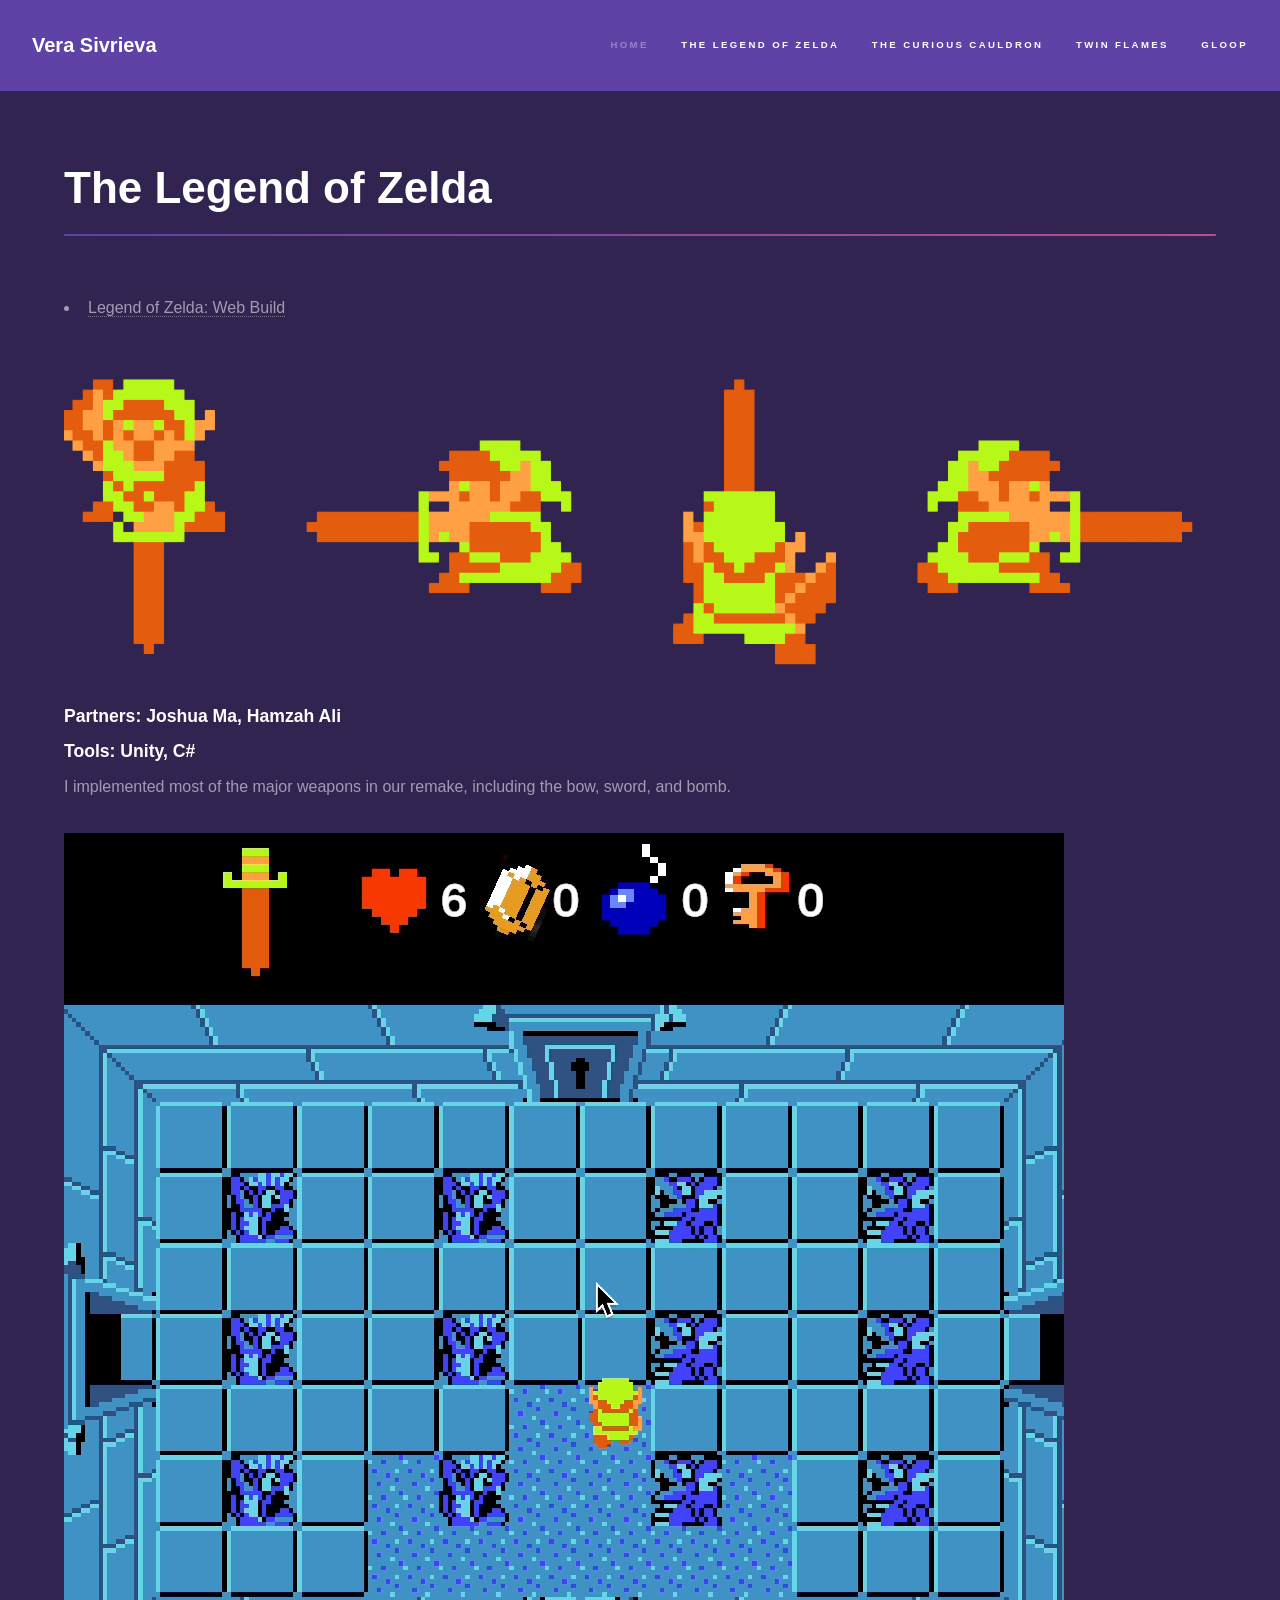
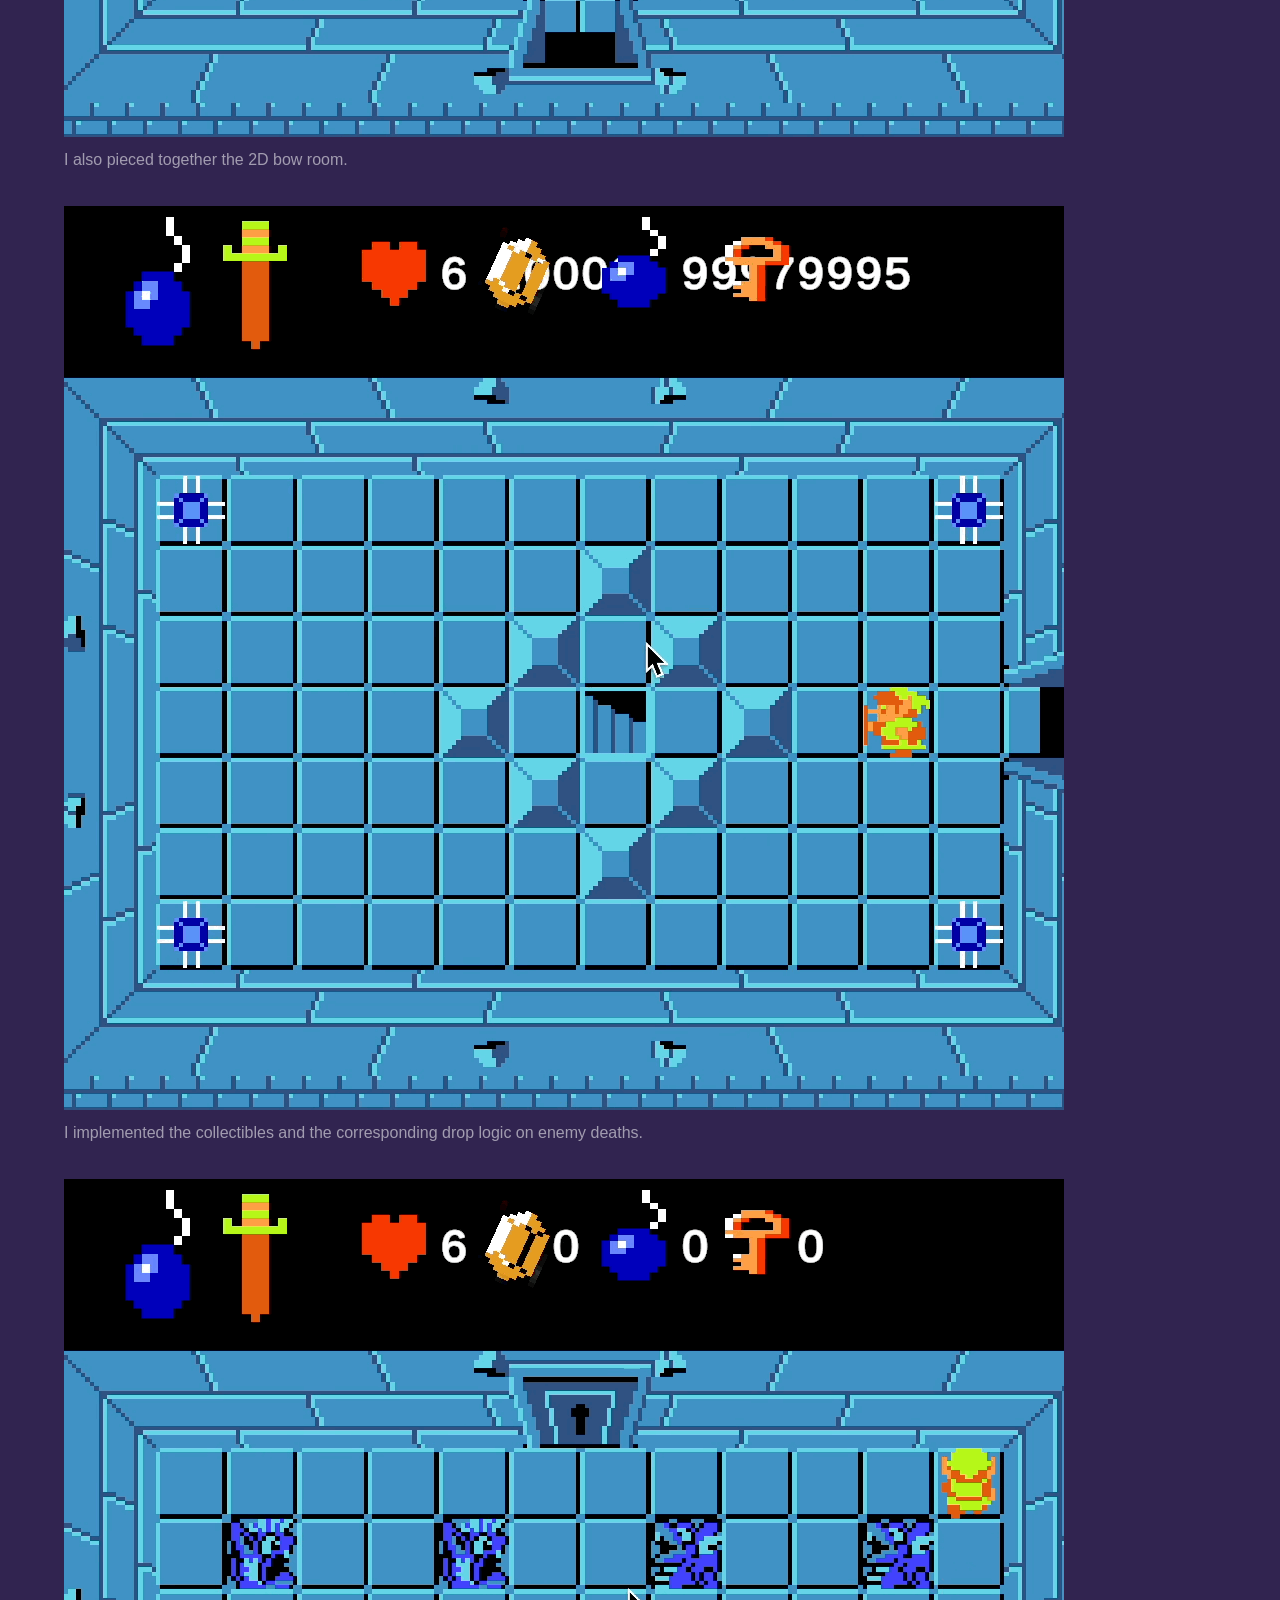
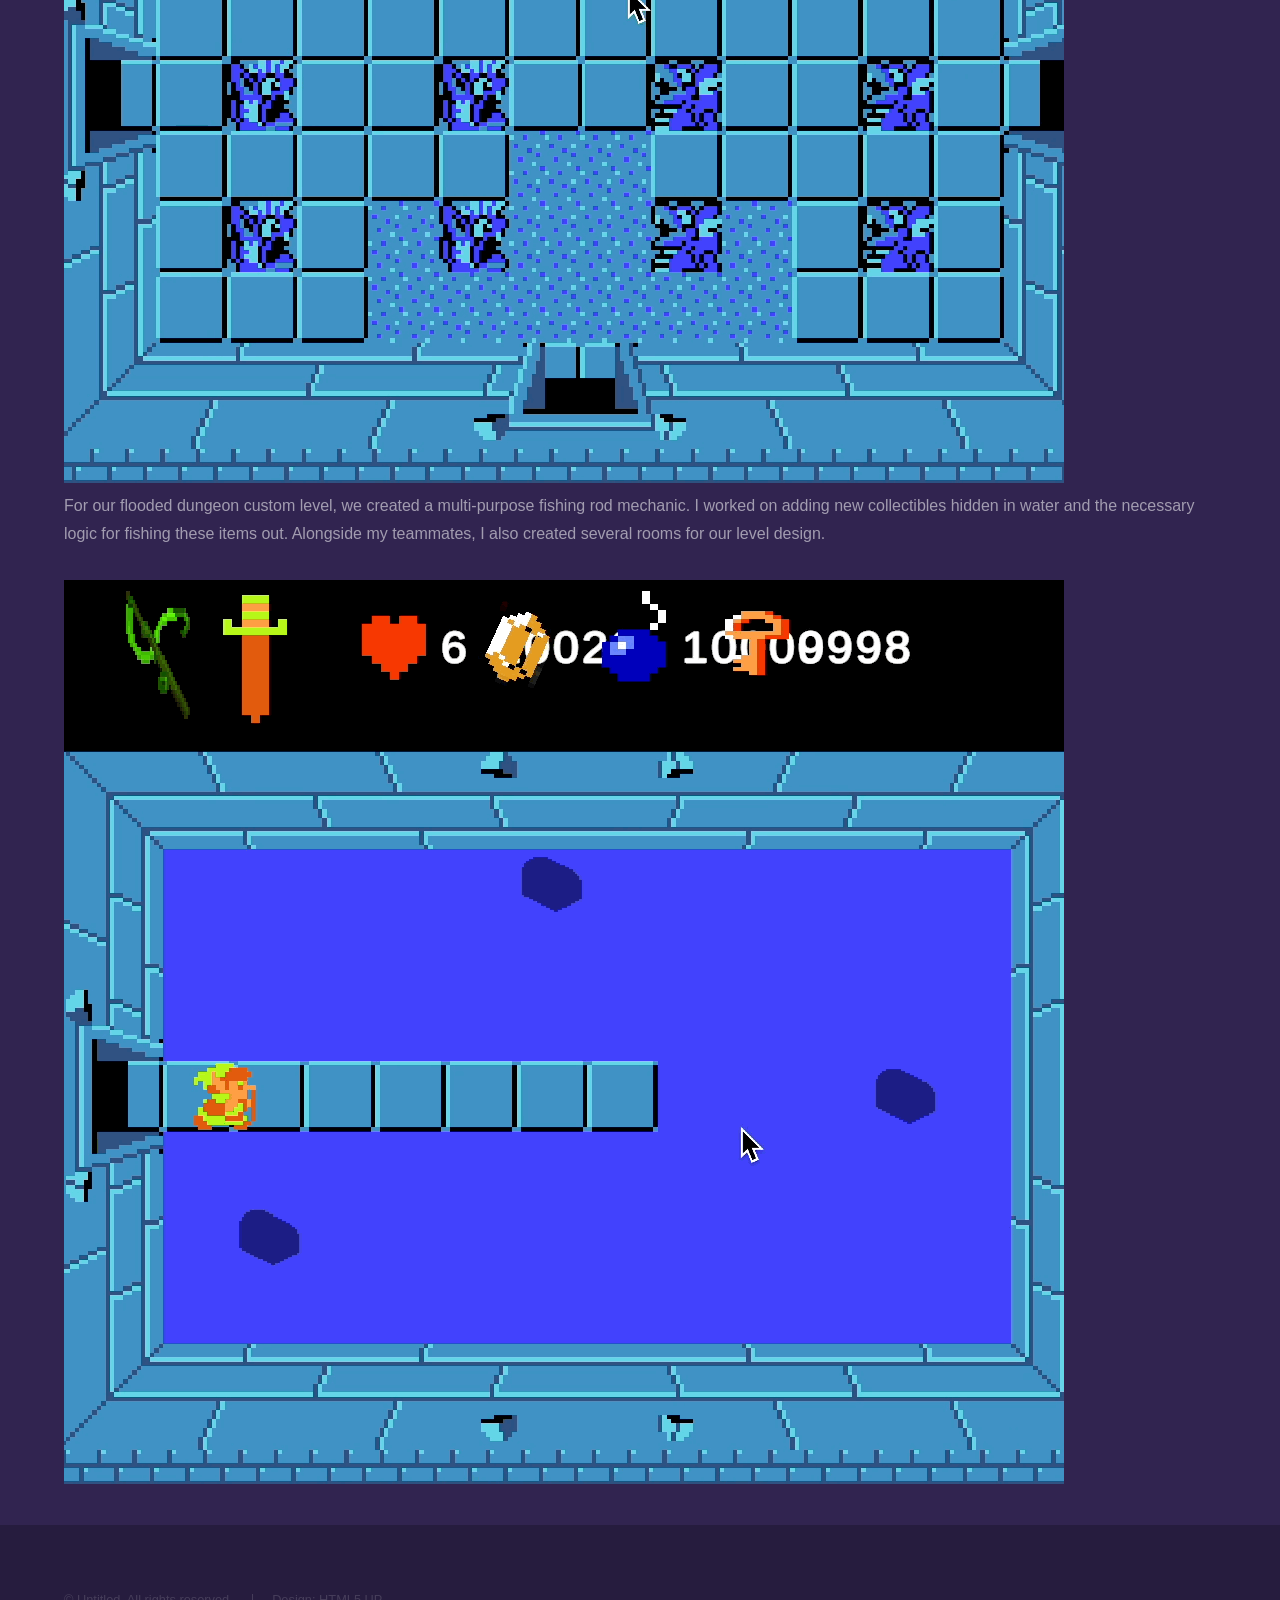
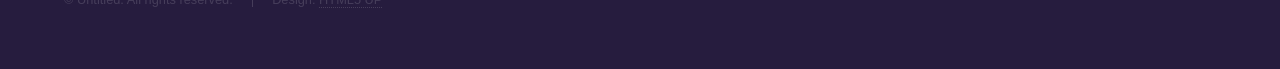
<file: generic.html>
<!DOCTYPE HTML>
<!--
	Hyperspace by HTML5 UP
	html5up.net | @ajlkn
	Free for personal and commercial use under the CCA 3.0 license (html5up.net/license)
-->
<html>
	<head>
		<title>Vera SivrievaP</title>
		<meta charset="utf-8" />
		<meta name="viewport" content="width=device-width, initial-scale=1, user-scalable=no" />
		<link rel="stylesheet" href="assets/css/main.css" />
		<noscript><link rel="stylesheet" href="assets/css/noscript.css" /></noscript>
	</head>
	<body class="is-preload">

		<!-- Header -->
			<header id="header">
				<a href="index.html" class="title">Vera Sivrieva</a>
				<nav>
					<ul>
						<li><a href="index.html">Home</a></li>
						<li><a href="generic.html" class="active">The Legend of Zelda</a></li>
						<li><a href="cauldron.html" class="active">The Curious Cauldron</a></li>
						<li><a href="flames.html" class="active">Twin Flames</a></li>
						<li><a href="gloop.html" class="active">Gloop</a></li>
						<!--<li><a href="elements.html">Elements</a></li>-->
					</ul>
				</nav>
			</header>

		<!-- Wrapper -->
			<div id="wrapper">

				<!-- Main -->
					<section id="main" class="wrapper">
						<div class="inner">
							<h1 class="major">The Legend of Zelda</h1>
							<ul><li><a href="https://majosh.itch.io/legend-of-zelda-unity-remaster">Legend of Zelda: Web Build</a></li></ul>
							<span class="image fit"><img src="images/link.png" alt="" /></span>
							<h3>Partners: Joshua Ma, Hamzah Ali</h3>
							<h3>Tools: Unity, C#</h3>
							<p>I implemented most of the major weapons in our remake, including the bow, sword, and bomb.</p>
							<img src="images/bowswordbomb.gif"/>
							<p>I also pieced together the 2D bow room.</p>
							<img src="images/bowroom.gif"/>
							<p>I implemented the collectibles and the corresponding drop logic on enemy deaths.</p>
							<img src="images/collectibles.gif"/>
							<p>For our flooded dungeon custom level, we created a multi-purpose fishing rod mechanic. I worked on adding new collectibles hidden in water and the necessary logic for fishing these items out. Alongside my teammates, I also created several rooms for our level design. </p>
							<img src="images/fishingrod.gif"/>
					</section>

			</div>

		<!-- Footer -->
			<footer id="footer" class="wrapper alt">
				<div class="inner">
					<ul class="menu">
						<li>&copy; Untitled. All rights reserved.</li><li>Design: <a href="http://html5up.net">HTML5 UP</a></li>
					</ul>
				</div>
			</footer>

		<!-- Scripts -->
			<script src="assets/js/jquery.min.js"></script>
			<script src="assets/js/jquery.scrollex.min.js"></script>
			<script src="assets/js/jquery.scrolly.min.js"></script>
			<script src="assets/js/browser.min.js"></script>
			<script src="assets/js/breakpoints.min.js"></script>
			<script src="assets/js/util.js"></script>
			<script src="assets/js/main.js"></script>

	</body>
</html>
</file>
<file: assets/css/noscript.css>
/*
	Hyperspace by HTML5 UP
	html5up.net | @ajlkn
	Free for personal and commercial use under the CCA 3.0 license (html5up.net/license)
*/

/* Spotlights */

	.spotlights > section > .image:before {
		opacity: 0 !important;
	}

	.spotlights > section > .content > .inner {
		-moz-transform: none !important;
		-webkit-transform: none !important;
		-ms-transform: none !important;
		transform: none !important;
		opacity: 1 !important;
	}

/* Wrapper */

	.wrapper > .inner {
		opacity: 1 !important;
		-moz-transform: none !important;
		-webkit-transform: none !important;
		-ms-transform: none !important;
		transform: none !important;
	}

/* Sidebar */

	#sidebar > .inner {
		opacity: 1 !important;
	}

	#sidebar nav > ul > li {
		-moz-transform: none !important;
		-webkit-transform: none !important;
		-ms-transform: none !important;
		transform: none !important;
		opacity: 1 !important;
	}
</file>
<file: assets/css/main.css>
@import url(fontawesome-all.min.css);

/*
	Hyperspace by HTML5 UP
	html5up.net | @ajlkn
	Free for personal and commercial use under the CCA 3.0 license (html5up.net/license)
*/

html, body, div, span, applet, object,
iframe, h1, h2, h3, h4, h5, h6, p, blockquote,
pre, a, abbr, acronym, address, big, cite,
code, del, dfn, em, img, ins, kbd, q, s, samp,
small, strike, strong, sub, sup, tt, var, b,
u, i, center, dl, dt, dd, ol, ul, li, fieldset,
form, label, legend, table, caption, tbody,
tfoot, thead, tr, th, td, article, aside,
canvas, details, embed, figure, figcaption,
footer, header, hgroup, menu, nav, output, ruby,
section, summary, time, mark, audio, video {
	margin: 0;
	padding: 0;
	border: 0;
	font-size: 100%;
	font: inherit;
	vertical-align: baseline;}

article, aside, details, figcaption, figure,
footer, header, hgroup, menu, nav, section {
	display: block;}

body {
	line-height: 1;
}

ol, ul {
	list-style: none;
}

blockquote, q {
	quotes: none;
}

	blockquote:before, blockquote:after, q:before, q:after {
		content: '';
		content: none;
	}

table {
	border-collapse: collapse;
	border-spacing: 0;
}

body {
	-webkit-text-size-adjust: none;
}

mark {
	background-color: transparent;
	color: inherit;
}

input::-moz-focus-inner {
	border: 0;
	padding: 0;
}

input, select, textarea {
	-moz-appearance: none;
	-webkit-appearance: none;
	-ms-appearance: none;
	appearance: none;
}

/* Basic */

	@-ms-viewport {
		width: device-width;
	}

	body {
		-ms-overflow-style: scrollbar;
	}

	@media screen and (max-width: 480px) {

		html, body {
			min-width: 320px;
		}

	}

	html {
		box-sizing: border-box;
	}

	*, *:before, *:after {
		box-sizing: inherit;
	}

	body {
		background: #312450;
	}

		body.is-preload *, body.is-preload *:before, body.is-preload *:after {
			-moz-animation: none !important;
			-webkit-animation: none !important;
			-ms-animation: none !important;
			animation: none !important;
			-moz-transition: none !important;
			-webkit-transition: none !important;
			-ms-transition: none !important;
			transition: none !important;
		}

/* Type */

	body, input, select, textarea {
		color: rgba(255, 255, 255, 0.55);
		font-family: Arial, Helvetica, sans-serif;
		font-size: 16.5pt;
		font-weight: normal;
		line-height: 1.75;
	}

		@media screen and (max-width: 1680px) {

			body, input, select, textarea {
				font-size: 13pt;
			}

		}

		@media screen and (max-width: 1280px) {

			body, input, select, textarea {
				font-size: 12pt;
			}

		}

		@media screen and (max-width: 360px) {

			body, input, select, textarea {
				font-size: 11pt;
			}

		}

	a {
		-moz-transition: color 0.2s ease, border-bottom-color 0.2s ease;
		-webkit-transition: color 0.2s ease, border-bottom-color 0.2s ease;
		-ms-transition: color 0.2s ease, border-bottom-color 0.2s ease;
		transition: color 0.2s ease, border-bottom-color 0.2s ease;
		border-bottom: dotted 1px rgba(255, 255, 255, 0.35);
		color: inherit;
		text-decoration: none;
	}

		a:hover {
			border-bottom-color: transparent;
			color: #ffffff;
		}

	strong, b {
		color: #ffffff;
		font-weight: bold;
	}

	em, i {
		font-style: italic;
	}

	p {
		margin: 0 0 2em 0;
	}

	h1, h2, h3, h4, h5, h6 {
		color: #ffffff;
		font-weight: bold;
		line-height: 1.5;
		margin: 0 0 0.5em 0;
	}

		h1 a, h2 a, h3 a, h4 a, h5 a, h6 a {
			color: inherit;
			text-decoration: none;
		}

	h1 {
		font-size: 2.75em;
	}

		h1.major {
			margin: 0 0 1.3em 0;
			position: relative;
			padding-bottom: 0.35em;
		}

			h1.major:after {
				background-image: -moz-linear-gradient(to right, #5e42a6, #b74e91);
				background-image: -webkit-linear-gradient(to right, #5e42a6, #b74e91);
				background-image: -ms-linear-gradient(to right, #5e42a6, #b74e91);
				background-image: linear-gradient(to right, #5e42a6, #b74e91);
				-moz-transition: max-width 0.2s ease;
				-webkit-transition: max-width 0.2s ease;
				-ms-transition: max-width 0.2s ease;
				transition: max-width 0.2s ease;
				border-radius: 0.2em;
				bottom: 0;
				content: '';
				height: 0.05em;
				position: absolute;
				right: 0;
				width: 100%;
			}

	h2 {
		font-size: 1.75em;
	}

	h3 {
		font-size: 1.1em;
	}

	h4 {
		font-size: 1em;
	}

	h5 {
		font-size: 0.8em;
	}

	h6 {
		font-size: 0.6em;
	}

	@media screen and (max-width: 736px) {

		h1 {
			font-size: 2em;
		}

		h2 {
			font-size: 1.25em;
		}

		h3 {
			font-size: 1em;
		}

		h4 {
			font-size: 0.8em;
		}

		h5 {
			font-size: 0.6em;
		}

		h6 {
			font-size: 0.6em;
		}

	}

	sub {
		font-size: 0.8em;
		position: relative;
		top: 0.5em;
	}

	sup {
		font-size: 0.8em;
		position: relative;
		top: -0.5em;
	}

	blockquote {
		border-left: solid 4px rgba(255, 255, 255, 0.15);
		font-style: italic;
		margin: 0 0 2em 0;
		padding: 0.5em 0 0.5em 2em;
	}

	code {
		background: rgba(255, 255, 255, 0.05);
		border-radius: 0.25em;
		border: solid 1px rgba(255, 255, 255, 0.15);
		font-family: "Courier New", monospace;
		font-size: 0.9em;
		margin: 0 0.25em;
		padding: 0.25em 0.65em;
	}

	pre {
		-webkit-overflow-scrolling: touch;
		font-family: "Courier New", monospace;
		font-size: 0.9em;
		margin: 0 0 2em 0;
	}

		pre code {
			display: block;
			line-height: 1.75em;
			padding: 1em 1.5em;
			overflow-x: auto;
		}

	hr {
		border: 0;
		border-bottom: solid 1px rgba(255, 255, 255, 0.15);
		margin: 2em 0;
	}

		hr.major {
			margin: 3em 0;
		}

	.align-left {
		text-align: left;
	}

	.align-center {
		text-align: center;
	}

	.align-right {
		text-align: right;
	}

/* Row */

	.row {
		display: flex;
		flex-wrap: wrap;
		box-sizing: border-box;
		align-items: stretch;
	}

		.row > * {
			box-sizing: border-box;
		}

		.row.gtr-uniform > * > :last-child {
			margin-bottom: 0;
		}

		.row.aln-left {
			justify-content: flex-start;
		}

		.row.aln-center {
			justify-content: center;
		}

		.row.aln-right {
			justify-content: flex-end;
		}

		.row.aln-top {
			align-items: flex-start;
		}

		.row.aln-middle {
			align-items: center;
		}

		.row.aln-bottom {
			align-items: flex-end;
		}

		.row > .imp {
			order: -1;
		}

		.row > .col-1 {
			width: 8.33333%;
		}

		.row > .off-1 {
			margin-left: 8.33333%;
		}

		.row > .col-2 {
			width: 16.66667%;
		}

		.row > .off-2 {
			margin-left: 16.66667%;
		}

		.row > .col-3 {
			width: 25%;
		}

		.row > .off-3 {
			margin-left: 25%;
		}

		.row > .col-4 {
			width: 33.33333%;
		}

		.row > .off-4 {
			margin-left: 33.33333%;
		}

		.row > .col-5 {
			width: 41.66667%;
		}

		.row > .off-5 {
			margin-left: 41.66667%;
		}

		.row > .col-6 {
			width: 50%;
		}

		.row > .off-6 {
			margin-left: 50%;
		}

		.row > .col-7 {
			width: 58.33333%;
		}

		.row > .off-7 {
			margin-left: 58.33333%;
		}

		.row > .col-8 {
			width: 66.66667%;
		}

		.row > .off-8 {
			margin-left: 66.66667%;
		}

		.row > .col-9 {
			width: 75%;
		}

		.row > .off-9 {
			margin-left: 75%;
		}

		.row > .col-10 {
			width: 83.33333%;
		}

		.row > .off-10 {
			margin-left: 83.33333%;
		}

		.row > .col-11 {
			width: 91.66667%;
		}

		.row > .off-11 {
			margin-left: 91.66667%;
		}

		.row > .col-12 {
			width: 100%;
		}

		.row > .off-12 {
			margin-left: 100%;
		}

		.row.gtr-0 {
			margin-top: 0;
			margin-left: 0em;
		}

			.row.gtr-0 > * {
				padding: 0 0 0 0em;
			}

			.row.gtr-0.gtr-uniform {
				margin-top: 0em;
			}

				.row.gtr-0.gtr-uniform > * {
					padding-top: 0em;
				}

		.row.gtr-25 {
			margin-top: 0;
			margin-left: -0.375em;
		}

			.row.gtr-25 > * {
				padding: 0 0 0 0.375em;
			}

			.row.gtr-25.gtr-uniform {
				margin-top: -0.375em;
			}

				.row.gtr-25.gtr-uniform > * {
					padding-top: 0.375em;
				}

		.row.gtr-50 {
			margin-top: 0;
			margin-left: -0.75em;
		}

			.row.gtr-50 > * {
				padding: 0 0 0 0.75em;
			}

			.row.gtr-50.gtr-uniform {
				margin-top: -0.75em;
			}

				.row.gtr-50.gtr-uniform > * {
					padding-top: 0.75em;
				}

		.row {
			margin-top: 0;
			margin-left: -1.5em;
		}

			.row > * {
				padding: 0 0 0 1.5em;
			}

			.row.gtr-uniform {
				margin-top: -1.5em;
			}

				.row.gtr-uniform > * {
					padding-top: 1.5em;
				}

		.row.gtr-150 {
			margin-top: 0;
			margin-left: -2.25em;
		}

			.row.gtr-150 > * {
				padding: 0 0 0 2.25em;
			}

			.row.gtr-150.gtr-uniform {
				margin-top: -2.25em;
			}

				.row.gtr-150.gtr-uniform > * {
					padding-top: 2.25em;
				}

		.row.gtr-200 {
			margin-top: 0;
			margin-left: -3em;
		}

			.row.gtr-200 > * {
				padding: 0 0 0 3em;
			}

			.row.gtr-200.gtr-uniform {
				margin-top: -3em;
			}

				.row.gtr-200.gtr-uniform > * {
					padding-top: 3em;
				}

		@media screen and (max-width: 1680px) {

			.row {
				display: flex;
				flex-wrap: wrap;
				box-sizing: border-box;
				align-items: stretch;
			}

				.row > * {
					box-sizing: border-box;
				}

				.row.gtr-uniform > * > :last-child {
					margin-bottom: 0;
				}

				.row.aln-left {
					justify-content: flex-start;
				}

				.row.aln-center {
					justify-content: center;
				}

				.row.aln-right {
					justify-content: flex-end;
				}

				.row.aln-top {
					align-items: flex-start;
				}

				.row.aln-middle {
					align-items: center;
				}

				.row.aln-bottom {
					align-items: flex-end;
				}

				.row > .imp-xlarge {
					order: -1;
				}

				.row > .col-1-xlarge {
					width: 8.33333%;
				}

				.row > .off-1-xlarge {
					margin-left: 8.33333%;
				}

				.row > .col-2-xlarge {
					width: 16.66667%;
				}

				.row > .off-2-xlarge {
					margin-left: 16.66667%;
				}

				.row > .col-3-xlarge {
					width: 25%;
				}

				.row > .off-3-xlarge {
					margin-left: 25%;
				}

				.row > .col-4-xlarge {
					width: 33.33333%;
				}

				.row > .off-4-xlarge {
					margin-left: 33.33333%;
				}

				.row > .col-5-xlarge {
					width: 41.66667%;
				}

				.row > .off-5-xlarge {
					margin-left: 41.66667%;
				}

				.row > .col-6-xlarge {
					width: 50%;
				}

				.row > .off-6-xlarge {
					margin-left: 50%;
				}

				.row > .col-7-xlarge {
					width: 58.33333%;
				}

				.row > .off-7-xlarge {
					margin-left: 58.33333%;
				}

				.row > .col-8-xlarge {
					width: 66.66667%;
				}

				.row > .off-8-xlarge {
					margin-left: 66.66667%;
				}

				.row > .col-9-xlarge {
					width: 75%;
				}

				.row > .off-9-xlarge {
					margin-left: 75%;
				}

				.row > .col-10-xlarge {
					width: 83.33333%;
				}

				.row > .off-10-xlarge {
					margin-left: 83.33333%;
				}

				.row > .col-11-xlarge {
					width: 91.66667%;
				}

				.row > .off-11-xlarge {
					margin-left: 91.66667%;
				}

				.row > .col-12-xlarge {
					width: 100%;
				}

				.row > .off-12-xlarge {
					margin-left: 100%;
				}

				.row.gtr-0 {
					margin-top: 0;
					margin-left: 0em;
				}

					.row.gtr-0 > * {
						padding: 0 0 0 0em;
					}

					.row.gtr-0.gtr-uniform {
						margin-top: 0em;
					}

						.row.gtr-0.gtr-uniform > * {
							padding-top: 0em;
						}

				.row.gtr-25 {
					margin-top: 0;
					margin-left: -0.375em;
				}

					.row.gtr-25 > * {
						padding: 0 0 0 0.375em;
					}

					.row.gtr-25.gtr-uniform {
						margin-top: -0.375em;
					}

						.row.gtr-25.gtr-uniform > * {
							padding-top: 0.375em;
						}

				.row.gtr-50 {
					margin-top: 0;
					margin-left: -0.75em;
				}

					.row.gtr-50 > * {
						padding: 0 0 0 0.75em;
					}

					.row.gtr-50.gtr-uniform {
						margin-top: -0.75em;
					}

						.row.gtr-50.gtr-uniform > * {
							padding-top: 0.75em;
						}

				.row {
					margin-top: 0;
					margin-left: -1.5em;
				}

					.row > * {
						padding: 0 0 0 1.5em;
					}

					.row.gtr-uniform {
						margin-top: -1.5em;
					}

						.row.gtr-uniform > * {
							padding-top: 1.5em;
						}

				.row.gtr-150 {
					margin-top: 0;
					margin-left: -2.25em;
				}

					.row.gtr-150 > * {
						padding: 0 0 0 2.25em;
					}

					.row.gtr-150.gtr-uniform {
						margin-top: -2.25em;
					}

						.row.gtr-150.gtr-uniform > * {
							padding-top: 2.25em;
						}

				.row.gtr-200 {
					margin-top: 0;
					margin-left: -3em;
				}

					.row.gtr-200 > * {
						padding: 0 0 0 3em;
					}

					.row.gtr-200.gtr-uniform {
						margin-top: -3em;
					}

						.row.gtr-200.gtr-uniform > * {
							padding-top: 3em;
						}

		}

		@media screen and (max-width: 1280px) {

			.row {
				display: flex;
				flex-wrap: wrap;
				box-sizing: border-box;
				align-items: stretch;
			}

				.row > * {
					box-sizing: border-box;
				}

				.row.gtr-uniform > * > :last-child {
					margin-bottom: 0;
				}

				.row.aln-left {
					justify-content: flex-start;
				}

				.row.aln-center {
					justify-content: center;
				}

				.row.aln-right {
					justify-content: flex-end;
				}

				.row.aln-top {
					align-items: flex-start;
				}

				.row.aln-middle {
					align-items: center;
				}

				.row.aln-bottom {
					align-items: flex-end;
				}

				.row > .imp-large {
					order: -1;
				}

				.row > .col-1-large {
					width: 8.33333%;
				}

				.row > .off-1-large {
					margin-left: 8.33333%;
				}

				.row > .col-2-large {
					width: 16.66667%;
				}

				.row > .off-2-large {
					margin-left: 16.66667%;
				}

				.row > .col-3-large {
					width: 25%;
				}

				.row > .off-3-large {
					margin-left: 25%;
				}

				.row > .col-4-large {
					width: 33.33333%;
				}

				.row > .off-4-large {
					margin-left: 33.33333%;
				}

				.row > .col-5-large {
					width: 41.66667%;
				}

				.row > .off-5-large {
					margin-left: 41.66667%;
				}

				.row > .col-6-large {
					width: 50%;
				}

				.row > .off-6-large {
					margin-left: 50%;
				}

				.row > .col-7-large {
					width: 58.33333%;
				}

				.row > .off-7-large {
					margin-left: 58.33333%;
				}

				.row > .col-8-large {
					width: 66.66667%;
				}

				.row > .off-8-large {
					margin-left: 66.66667%;
				}

				.row > .col-9-large {
					width: 75%;
				}

				.row > .off-9-large {
					margin-left: 75%;
				}

				.row > .col-10-large {
					width: 83.33333%;
				}

				.row > .off-10-large {
					margin-left: 83.33333%;
				}

				.row > .col-11-large {
					width: 91.66667%;
				}

				.row > .off-11-large {
					margin-left: 91.66667%;
				}

				.row > .col-12-large {
					width: 100%;
				}

				.row > .off-12-large {
					margin-left: 100%;
				}

				.row.gtr-0 {
					margin-top: 0;
					margin-left: 0em;
				}

					.row.gtr-0 > * {
						padding: 0 0 0 0em;
					}

					.row.gtr-0.gtr-uniform {
						margin-top: 0em;
					}

						.row.gtr-0.gtr-uniform > * {
							padding-top: 0em;
						}

				.row.gtr-25 {
					margin-top: 0;
					margin-left: -0.375em;
				}

					.row.gtr-25 > * {
						padding: 0 0 0 0.375em;
					}

					.row.gtr-25.gtr-uniform {
						margin-top: -0.375em;
					}

						.row.gtr-25.gtr-uniform > * {
							padding-top: 0.375em;
						}

				.row.gtr-50 {
					margin-top: 0;
					margin-left: -0.75em;
				}

					.row.gtr-50 > * {
						padding: 0 0 0 0.75em;
					}

					.row.gtr-50.gtr-uniform {
						margin-top: -0.75em;
					}

						.row.gtr-50.gtr-uniform > * {
							padding-top: 0.75em;
						}

				.row {
					margin-top: 0;
					margin-left: -1.5em;
				}

					.row > * {
						padding: 0 0 0 1.5em;
					}

					.row.gtr-uniform {
						margin-top: -1.5em;
					}

						.row.gtr-uniform > * {
							padding-top: 1.5em;
						}

				.row.gtr-150 {
					margin-top: 0;
					margin-left: -2.25em;
				}

					.row.gtr-150 > * {
						padding: 0 0 0 2.25em;
					}

					.row.gtr-150.gtr-uniform {
						margin-top: -2.25em;
					}

						.row.gtr-150.gtr-uniform > * {
							padding-top: 2.25em;
						}

				.row.gtr-200 {
					margin-top: 0;
					margin-left: -3em;
				}

					.row.gtr-200 > * {
						padding: 0 0 0 3em;
					}

					.row.gtr-200.gtr-uniform {
						margin-top: -3em;
					}

						.row.gtr-200.gtr-uniform > * {
							padding-top: 3em;
						}

		}

		@media screen and (max-width: 980px) {

			.row {
				display: flex;
				flex-wrap: wrap;
				box-sizing: border-box;
				align-items: stretch;
			}

				.row > * {
					box-sizing: border-box;
				}

				.row.gtr-uniform > * > :last-child {
					margin-bottom: 0;
				}

				.row.aln-left {
					justify-content: flex-start;
				}

				.row.aln-center {
					justify-content: center;
				}

				.row.aln-right {
					justify-content: flex-end;
				}

				.row.aln-top {
					align-items: flex-start;
				}

				.row.aln-middle {
					align-items: center;
				}

				.row.aln-bottom {
					align-items: flex-end;
				}

				.row > .imp-medium {
					order: -1;
				}

				.row > .col-1-medium {
					width: 8.33333%;
				}

				.row > .off-1-medium {
					margin-left: 8.33333%;
				}

				.row > .col-2-medium {
					width: 16.66667%;
				}

				.row > .off-2-medium {
					margin-left: 16.66667%;
				}

				.row > .col-3-medium {
					width: 25%;
				}

				.row > .off-3-medium {
					margin-left: 25%;
				}

				.row > .col-4-medium {
					width: 33.33333%;
				}

				.row > .off-4-medium {
					margin-left: 33.33333%;
				}

				.row > .col-5-medium {
					width: 41.66667%;
				}

				.row > .off-5-medium {
					margin-left: 41.66667%;
				}

				.row > .col-6-medium {
					width: 50%;
				}

				.row > .off-6-medium {
					margin-left: 50%;
				}

				.row > .col-7-medium {
					width: 58.33333%;
				}

				.row > .off-7-medium {
					margin-left: 58.33333%;
				}

				.row > .col-8-medium {
					width: 66.66667%;
				}

				.row > .off-8-medium {
					margin-left: 66.66667%;
				}

				.row > .col-9-medium {
					width: 75%;
				}

				.row > .off-9-medium {
					margin-left: 75%;
				}

				.row > .col-10-medium {
					width: 83.33333%;
				}

				.row > .off-10-medium {
					margin-left: 83.33333%;
				}

				.row > .col-11-medium {
					width: 91.66667%;
				}

				.row > .off-11-medium {
					margin-left: 91.66667%;
				}

				.row > .col-12-medium {
					width: 100%;
				}

				.row > .off-12-medium {
					margin-left: 100%;
				}

				.row.gtr-0 {
					margin-top: 0;
					margin-left: 0em;
				}

					.row.gtr-0 > * {
						padding: 0 0 0 0em;
					}

					.row.gtr-0.gtr-uniform {
						margin-top: 0em;
					}

						.row.gtr-0.gtr-uniform > * {
							padding-top: 0em;
						}

				.row.gtr-25 {
					margin-top: 0;
					margin-left: -0.375em;
				}

					.row.gtr-25 > * {
						padding: 0 0 0 0.375em;
					}

					.row.gtr-25.gtr-uniform {
						margin-top: -0.375em;
					}

						.row.gtr-25.gtr-uniform > * {
							padding-top: 0.375em;
						}

				.row.gtr-50 {
					margin-top: 0;
					margin-left: -0.75em;
				}

					.row.gtr-50 > * {
						padding: 0 0 0 0.75em;
					}

					.row.gtr-50.gtr-uniform {
						margin-top: -0.75em;
					}

						.row.gtr-50.gtr-uniform > * {
							padding-top: 0.75em;
						}

				.row {
					margin-top: 0;
					margin-left: -1.5em;
				}

					.row > * {
						padding: 0 0 0 1.5em;
					}

					.row.gtr-uniform {
						margin-top: -1.5em;
					}

						.row.gtr-uniform > * {
							padding-top: 1.5em;
						}

				.row.gtr-150 {
					margin-top: 0;
					margin-left: -2.25em;
				}

					.row.gtr-150 > * {
						padding: 0 0 0 2.25em;
					}

					.row.gtr-150.gtr-uniform {
						margin-top: -2.25em;
					}

						.row.gtr-150.gtr-uniform > * {
							padding-top: 2.25em;
						}

				.row.gtr-200 {
					margin-top: 0;
					margin-left: -3em;
				}

					.row.gtr-200 > * {
						padding: 0 0 0 3em;
					}

					.row.gtr-200.gtr-uniform {
						margin-top: -3em;
					}

						.row.gtr-200.gtr-uniform > * {
							padding-top: 3em;
						}

		}

		@media screen and (max-width: 736px) {

			.row {
				display: flex;
				flex-wrap: wrap;
				box-sizing: border-box;
				align-items: stretch;
			}

				.row > * {
					box-sizing: border-box;
				}

				.row.gtr-uniform > * > :last-child {
					margin-bottom: 0;
				}

				.row.aln-left {
					justify-content: flex-start;
				}

				.row.aln-center {
					justify-content: center;
				}

				.row.aln-right {
					justify-content: flex-end;
				}

				.row.aln-top {
					align-items: flex-start;
				}

				.row.aln-middle {
					align-items: center;
				}

				.row.aln-bottom {
					align-items: flex-end;
				}

				.row > .imp-small {
					order: -1;
				}

				.row > .col-1-small {
					width: 8.33333%;
				}

				.row > .off-1-small {
					margin-left: 8.33333%;
				}

				.row > .col-2-small {
					width: 16.66667%;
				}

				.row > .off-2-small {
					margin-left: 16.66667%;
				}

				.row > .col-3-small {
					width: 25%;
				}

				.row > .off-3-small {
					margin-left: 25%;
				}

				.row > .col-4-small {
					width: 33.33333%;
				}

				.row > .off-4-small {
					margin-left: 33.33333%;
				}

				.row > .col-5-small {
					width: 41.66667%;
				}

				.row > .off-5-small {
					margin-left: 41.66667%;
				}

				.row > .col-6-small {
					width: 50%;
				}

				.row > .off-6-small {
					margin-left: 50%;
				}

				.row > .col-7-small {
					width: 58.33333%;
				}

				.row > .off-7-small {
					margin-left: 58.33333%;
				}

				.row > .col-8-small {
					width: 66.66667%;
				}

				.row > .off-8-small {
					margin-left: 66.66667%;
				}

				.row > .col-9-small {
					width: 75%;
				}

				.row > .off-9-small {
					margin-left: 75%;
				}

				.row > .col-10-small {
					width: 83.33333%;
				}

				.row > .off-10-small {
					margin-left: 83.33333%;
				}

				.row > .col-11-small {
					width: 91.66667%;
				}

				.row > .off-11-small {
					margin-left: 91.66667%;
				}

				.row > .col-12-small {
					width: 100%;
				}

				.row > .off-12-small {
					margin-left: 100%;
				}

				.row.gtr-0 {
					margin-top: 0;
					margin-left: 0em;
				}

					.row.gtr-0 > * {
						padding: 0 0 0 0em;
					}

					.row.gtr-0.gtr-uniform {
						margin-top: 0em;
					}

						.row.gtr-0.gtr-uniform > * {
							padding-top: 0em;
						}

				.row.gtr-25 {
					margin-top: 0;
					margin-left: -0.375em;
				}

					.row.gtr-25 > * {
						padding: 0 0 0 0.375em;
					}

					.row.gtr-25.gtr-uniform {
						margin-top: -0.375em;
					}

						.row.gtr-25.gtr-uniform > * {
							padding-top: 0.375em;
						}

				.row.gtr-50 {
					margin-top: 0;
					margin-left: -0.75em;
				}

					.row.gtr-50 > * {
						padding: 0 0 0 0.75em;
					}

					.row.gtr-50.gtr-uniform {
						margin-top: -0.75em;
					}

						.row.gtr-50.gtr-uniform > * {
							padding-top: 0.75em;
						}

				.row {
					margin-top: 0;
					margin-left: -1.5em;
				}

					.row > * {
						padding: 0 0 0 1.5em;
					}

					.row.gtr-uniform {
						margin-top: -1.5em;
					}

						.row.gtr-uniform > * {
							padding-top: 1.5em;
						}

				.row.gtr-150 {
					margin-top: 0;
					margin-left: -2.25em;
				}

					.row.gtr-150 > * {
						padding: 0 0 0 2.25em;
					}

					.row.gtr-150.gtr-uniform {
						margin-top: -2.25em;
					}

						.row.gtr-150.gtr-uniform > * {
							padding-top: 2.25em;
						}

				.row.gtr-200 {
					margin-top: 0;
					margin-left: -3em;
				}

					.row.gtr-200 > * {
						padding: 0 0 0 3em;
					}

					.row.gtr-200.gtr-uniform {
						margin-top: -3em;
					}

						.row.gtr-200.gtr-uniform > * {
							padding-top: 3em;
						}

		}

		@media screen and (max-width: 480px) {

			.row {
				display: flex;
				flex-wrap: wrap;
				box-sizing: border-box;
				align-items: stretch;
			}

				.row > * {
					box-sizing: border-box;
				}

				.row.gtr-uniform > * > :last-child {
					margin-bottom: 0;
				}

				.row.aln-left {
					justify-content: flex-start;
				}

				.row.aln-center {
					justify-content: center;
				}

				.row.aln-right {
					justify-content: flex-end;
				}

				.row.aln-top {
					align-items: flex-start;
				}

				.row.aln-middle {
					align-items: center;
				}

				.row.aln-bottom {
					align-items: flex-end;
				}

				.row > .imp-xsmall {
					order: -1;
				}

				.row > .col-1-xsmall {
					width: 8.33333%;
				}

				.row > .off-1-xsmall {
					margin-left: 8.33333%;
				}

				.row > .col-2-xsmall {
					width: 16.66667%;
				}

				.row > .off-2-xsmall {
					margin-left: 16.66667%;
				}

				.row > .col-3-xsmall {
					width: 25%;
				}

				.row > .off-3-xsmall {
					margin-left: 25%;
				}

				.row > .col-4-xsmall {
					width: 33.33333%;
				}

				.row > .off-4-xsmall {
					margin-left: 33.33333%;
				}

				.row > .col-5-xsmall {
					width: 41.66667%;
				}

				.row > .off-5-xsmall {
					margin-left: 41.66667%;
				}

				.row > .col-6-xsmall {
					width: 50%;
				}

				.row > .off-6-xsmall {
					margin-left: 50%;
				}

				.row > .col-7-xsmall {
					width: 58.33333%;
				}

				.row > .off-7-xsmall {
					margin-left: 58.33333%;
				}

				.row > .col-8-xsmall {
					width: 66.66667%;
				}

				.row > .off-8-xsmall {
					margin-left: 66.66667%;
				}

				.row > .col-9-xsmall {
					width: 75%;
				}

				.row > .off-9-xsmall {
					margin-left: 75%;
				}

				.row > .col-10-xsmall {
					width: 83.33333%;
				}

				.row > .off-10-xsmall {
					margin-left: 83.33333%;
				}

				.row > .col-11-xsmall {
					width: 91.66667%;
				}

				.row > .off-11-xsmall {
					margin-left: 91.66667%;
				}

				.row > .col-12-xsmall {
					width: 100%;
				}

				.row > .off-12-xsmall {
					margin-left: 100%;
				}

				.row.gtr-0 {
					margin-top: 0;
					margin-left: 0em;
				}

					.row.gtr-0 > * {
						padding: 0 0 0 0em;
					}

					.row.gtr-0.gtr-uniform {
						margin-top: 0em;
					}

						.row.gtr-0.gtr-uniform > * {
							padding-top: 0em;
						}

				.row.gtr-25 {
					margin-top: 0;
					margin-left: -0.375em;
				}

					.row.gtr-25 > * {
						padding: 0 0 0 0.375em;
					}

					.row.gtr-25.gtr-uniform {
						margin-top: -0.375em;
					}

						.row.gtr-25.gtr-uniform > * {
							padding-top: 0.375em;
						}

				.row.gtr-50 {
					margin-top: 0;
					margin-left: -0.75em;
				}

					.row.gtr-50 > * {
						padding: 0 0 0 0.75em;
					}

					.row.gtr-50.gtr-uniform {
						margin-top: -0.75em;
					}

						.row.gtr-50.gtr-uniform > * {
							padding-top: 0.75em;
						}

				.row {
					margin-top: 0;
					margin-left: -1.5em;
				}

					.row > * {
						padding: 0 0 0 1.5em;
					}

					.row.gtr-uniform {
						margin-top: -1.5em;
					}

						.row.gtr-uniform > * {
							padding-top: 1.5em;
						}

				.row.gtr-150 {
					margin-top: 0;
					margin-left: -2.25em;
				}

					.row.gtr-150 > * {
						padding: 0 0 0 2.25em;
					}

					.row.gtr-150.gtr-uniform {
						margin-top: -2.25em;
					}

						.row.gtr-150.gtr-uniform > * {
							padding-top: 2.25em;
						}

				.row.gtr-200 {
					margin-top: 0;
					margin-left: -3em;
				}

					.row.gtr-200 > * {
						padding: 0 0 0 3em;
					}

					.row.gtr-200.gtr-uniform {
						margin-top: -3em;
					}

						.row.gtr-200.gtr-uniform > * {
							padding-top: 3em;
						}

		}

/* Box */

	.box {
		border-radius: 0.25em;
		border: solid 1px rgba(255, 255, 255, 0.15);
		margin-bottom: 2em;
		padding: 1.5em;
	}

		.box > :last-child,
		.box > :last-child > :last-child,
		.box > :last-child > :last-child > :last-child {
			margin-bottom: 0;
		}

		.box.alt {
			border: 0;
			border-radius: 0;
			padding: 0;
		}

/* Button */

	input[type="submit"],
	input[type="reset"],
	input[type="button"],
	button,
	.button {
		-moz-appearance: none;
		-webkit-appearance: none;
		-ms-appearance: none;
		appearance: none;
		-moz-transition: border-color 0.2s ease;
		-webkit-transition: border-color 0.2s ease;
		-ms-transition: border-color 0.2s ease;
		transition: border-color 0.2s ease;
		background-color: transparent;
		border: solid 1px !important;
		border-color: rgba(255, 255, 255, 0.15) !important;
		border-radius: 3em;
		color: #ffffff !important;
		cursor: pointer;
		display: inline-block;
		font-size: 0.6em;
		font-weight: bold;
		height: calc(4.75em + 2px);
		letter-spacing: 0.25em;
		line-height: 4.75em;
		outline: 0;
		padding: 0 3.75em;
		position: relative;
		text-align: center;
		text-decoration: none;
		text-transform: uppercase;
		white-space: nowrap;
	}

		input[type="submit"]:after,
		input[type="reset"]:after,
		input[type="button"]:after,
		button:after,
		.button:after {
			-moz-transform: scale(0.25);
			-webkit-transform: scale(0.25);
			-ms-transform: scale(0.25);
			transform: scale(0.25);
			pointer-events: none;
			-moz-transition: opacity 0.2s ease, -moz-transform 0.2s ease;
			-webkit-transition: opacity 0.2s ease, -webkit-transform 0.2s ease;
			-ms-transition: opacity 0.2s ease, -ms-transform 0.2s ease;
			transition: opacity 0.2s ease, transform 0.2s ease;
			background: #ffffff;
			border-radius: 3em;
			content: '';
			height: 100%;
			left: 0;
			opacity: 0;
			position: absolute;
			top: 0;
			width: 100%;
		}

		input[type="submit"].icon:before,
		input[type="reset"].icon:before,
		input[type="button"].icon:before,
		button.icon:before,
		.button.icon:before {
			margin-right: 0.75em;
		}

		input[type="submit"].fit,
		input[type="reset"].fit,
		input[type="button"].fit,
		button.fit,
		.button.fit {
			width: 100%;
		}

		input[type="submit"].small,
		input[type="reset"].small,
		input[type="button"].small,
		button.small,
		.button.small {
			font-size: 0.4em;
		}

		input[type="submit"].large,
		input[type="reset"].large,
		input[type="button"].large,
		button.large,
		.button.large {
			font-size: 0.8em;
		}

		input[type="submit"].primary,
		input[type="reset"].primary,
		input[type="button"].primary,
		button.primary,
		.button.primary {
			background-color: #ffffff;
			color: #312450 !important;
		}

			input[type="submit"].primary:after,
			input[type="reset"].primary:after,
			input[type="button"].primary:after,
			button.primary:after,
			.button.primary:after {
				display: none;
			}

		input[type="submit"].disabled, input[type="submit"]:disabled,
		input[type="reset"].disabled,
		input[type="reset"]:disabled,
		input[type="button"].disabled,
		input[type="button"]:disabled,
		button.disabled,
		button:disabled,
		.button.disabled,
		.button:disabled {
			cursor: default;
			opacity: 0.5;
			pointer-events: none;
		}

		input[type="submit"]:hover,
		input[type="reset"]:hover,
		input[type="button"]:hover,
		button:hover,
		.button:hover {
			border-color: rgba(255, 255, 255, 0.55) !important;
		}

			input[type="submit"]:hover:after,
			input[type="reset"]:hover:after,
			input[type="button"]:hover:after,
			button:hover:after,
			.button:hover:after {
				opacity: 0.05;
				-moz-transform: scale(1);
				-webkit-transform: scale(1);
				-ms-transform: scale(1);
				transform: scale(1);
			}

			input[type="submit"]:hover:active,
			input[type="reset"]:hover:active,
			input[type="button"]:hover:active,
			button:hover:active,
			.button:hover:active {
				border-color: #ffffff !important;
			}

				input[type="submit"]:hover:active:after,
				input[type="reset"]:hover:active:after,
				input[type="button"]:hover:active:after,
				button:hover:active:after,
				.button:hover:active:after {
					opacity: 0.1;
				}

/* Features */

	.features {
		display: -moz-flex;
		display: -webkit-flex;
		display: -ms-flex;
		display: flex;
		-moz-flex-wrap: wrap;
		-webkit-flex-wrap: wrap;
		-ms-flex-wrap: wrap;
		flex-wrap: wrap;
		border-radius: 0.25em;
		border: solid 1px rgba(255, 255, 255, 0.15);
		background: rgba(255, 255, 255, 0.05);
		margin: 0 0 2em 0;
	}

		.features section {
			padding: 3.5em 3em 1em 7em ;
			width: 50%;
			border-top: solid 1px rgba(255, 255, 255, 0.15);
			position: relative;
		}

			.features section:nth-child(-n + 2) {
				border-top-width: 0;
			}

			.features section:nth-child(2n) {
				border-left: solid 1px rgba(255, 255, 255, 0.15);
			}

			.features section .icon {
				-moz-transition: opacity 0.5s ease, -moz-transform 0.5s ease;
				-webkit-transition: opacity 0.5s ease, -webkit-transform 0.5s ease;
				-ms-transition: opacity 0.5s ease, -ms-transform 0.5s ease;
				transition: opacity 0.5s ease, transform 0.5s ease;
				-moz-transition-delay: 1s;
				-webkit-transition-delay: 1s;
				-ms-transition-delay: 1s;
				transition-delay: 1s;
				-moz-transform: scale(1);
				-webkit-transform: scale(1);
				-ms-transform: scale(1);
				transform: scale(1);
				position: absolute;
				left: 3em;
				top: 3em;
				opacity: 1;
			}

			.features section:nth-child(1) .icon {
				-moz-transition-delay: 0.15s;
				-webkit-transition-delay: 0.15s;
				-ms-transition-delay: 0.15s;
				transition-delay: 0.15s;
			}

			.features section:nth-child(2) .icon {
				-moz-transition-delay: 0.3s;
				-webkit-transition-delay: 0.3s;
				-ms-transition-delay: 0.3s;
				transition-delay: 0.3s;
			}

			.features section:nth-child(3) .icon {
				-moz-transition-delay: 0.45s;
				-webkit-transition-delay: 0.45s;
				-ms-transition-delay: 0.45s;
				transition-delay: 0.45s;
			}

			.features section:nth-child(4) .icon {
				-moz-transition-delay: 0.6s;
				-webkit-transition-delay: 0.6s;
				-ms-transition-delay: 0.6s;
				transition-delay: 0.6s;
			}

			.features section:nth-child(5) .icon {
				-moz-transition-delay: 0.75s;
				-webkit-transition-delay: 0.75s;
				-ms-transition-delay: 0.75s;
				transition-delay: 0.75s;
			}

			.features section:nth-child(6) .icon {
				-moz-transition-delay: 0.9s;
				-webkit-transition-delay: 0.9s;
				-ms-transition-delay: 0.9s;
				transition-delay: 0.9s;
			}

			.features section:nth-child(7) .icon {
				-moz-transition-delay: 1.05s;
				-webkit-transition-delay: 1.05s;
				-ms-transition-delay: 1.05s;
				transition-delay: 1.05s;
			}

			.features section:nth-child(8) .icon {
				-moz-transition-delay: 1.2s;
				-webkit-transition-delay: 1.2s;
				-ms-transition-delay: 1.2s;
				transition-delay: 1.2s;
			}

			.features section:nth-child(9) .icon {
				-moz-transition-delay: 1.35s;
				-webkit-transition-delay: 1.35s;
				-ms-transition-delay: 1.35s;
				transition-delay: 1.35s;
			}

			.features section:nth-child(10) .icon {
				-moz-transition-delay: 1.5s;
				-webkit-transition-delay: 1.5s;
				-ms-transition-delay: 1.5s;
				transition-delay: 1.5s;
			}

			.features section:nth-child(11) .icon {
				-moz-transition-delay: 1.65s;
				-webkit-transition-delay: 1.65s;
				-ms-transition-delay: 1.65s;
				transition-delay: 1.65s;
			}

			.features section:nth-child(12) .icon {
				-moz-transition-delay: 1.8s;
				-webkit-transition-delay: 1.8s;
				-ms-transition-delay: 1.8s;
				transition-delay: 1.8s;
			}

			.features section:nth-child(13) .icon {
				-moz-transition-delay: 1.95s;
				-webkit-transition-delay: 1.95s;
				-ms-transition-delay: 1.95s;
				transition-delay: 1.95s;
			}

			.features section:nth-child(14) .icon {
				-moz-transition-delay: 2.1s;
				-webkit-transition-delay: 2.1s;
				-ms-transition-delay: 2.1s;
				transition-delay: 2.1s;
			}

			.features section:nth-child(15) .icon {
				-moz-transition-delay: 2.25s;
				-webkit-transition-delay: 2.25s;
				-ms-transition-delay: 2.25s;
				transition-delay: 2.25s;
			}

			.features section:nth-child(16) .icon {
				-moz-transition-delay: 2.4s;
				-webkit-transition-delay: 2.4s;
				-ms-transition-delay: 2.4s;
				transition-delay: 2.4s;
			}

			.features section:nth-child(17) .icon {
				-moz-transition-delay: 2.55s;
				-webkit-transition-delay: 2.55s;
				-ms-transition-delay: 2.55s;
				transition-delay: 2.55s;
			}

			.features section:nth-child(18) .icon {
				-moz-transition-delay: 2.7s;
				-webkit-transition-delay: 2.7s;
				-ms-transition-delay: 2.7s;
				transition-delay: 2.7s;
			}

			.features section:nth-child(19) .icon {
				-moz-transition-delay: 2.85s;
				-webkit-transition-delay: 2.85s;
				-ms-transition-delay: 2.85s;
				transition-delay: 2.85s;
			}

			.features section:nth-child(20) .icon {
				-moz-transition-delay: 3s;
				-webkit-transition-delay: 3s;
				-ms-transition-delay: 3s;
				transition-delay: 3s;
			}

		.features.inactive section .icon {
			-moz-transform: scale(0.5);
			-webkit-transform: scale(0.5);
			-ms-transform: scale(0.5);
			transform: scale(0.5);
			opacity: 0;
		}

		@media screen and (max-width: 980px) {

			.features {
				display: block;
			}

				.features section {
					border-top-width: 1px !important;
					border-left-width: 0 !important;
					width: 100%;
				}

					.features section:first-child {
						border-top-width: 0 !important;
					}

		}

		@media screen and (max-width: 736px) {

			.features section {
				padding: 2.5em 1.5em 0.1em 5.5em ;
			}

				.features section .icon {
					left: 1.5em;
					top: 2em;
				}

		}

		@media screen and (max-width: 480px) {

			.features section {
				padding: 2em 1.5em 0.1em 1.5em ;
			}

				.features section .icon {
					left: 0;
					position: relative;
					top: 0;
				}

		}

/* Form */

	form {
		margin: 0 0 2em 0;
	}

		form > :last-child {
			margin-bottom: 0;
		}

		form > .fields {
			display: -moz-flex;
			display: -webkit-flex;
			display: -ms-flex;
			display: flex;
			-moz-flex-wrap: wrap;
			-webkit-flex-wrap: wrap;
			-ms-flex-wrap: wrap;
			flex-wrap: wrap;
			width: calc(100% + 3em);
			margin: -1.5em 0 2em -1.5em;
		}

			form > .fields > .field {
				-moz-flex-grow: 0;
				-webkit-flex-grow: 0;
				-ms-flex-grow: 0;
				flex-grow: 0;
				-moz-flex-shrink: 0;
				-webkit-flex-shrink: 0;
				-ms-flex-shrink: 0;
				flex-shrink: 0;
				padding: 1.5em 0 0 1.5em;
				width: calc(100% - 1.5em);
			}

				form > .fields > .field.half {
					width: calc(50% - 0.75em);
				}

				form > .fields > .field.third {
					width: calc(100%/3 - 0.5em);
				}

				form > .fields > .field.quarter {
					width: calc(25% - 0.375em);
				}

		@media screen and (max-width: 480px) {

			form > .fields {
				width: calc(100% + 3em);
				margin: -1.5em 0 2em -1.5em;
			}

				form > .fields > .field {
					padding: 1.5em 0 0 1.5em;
					width: calc(100% - 1.5em);
				}

					form > .fields > .field.half {
						width: calc(100% - 1.5em);
					}

					form > .fields > .field.third {
						width: calc(100% - 1.5em);
					}

					form > .fields > .field.quarter {
						width: calc(100% - 1.5em);
					}

		}

	label {
		color: #ffffff;
		font-weight: bold;
		line-height: 1.5;
		margin: 0 0 0.7em 0;
		display: block;
		font-size: 1.1em;
	}

	input[type="text"],
	input[type="password"],
	input[type="email"],
	input[type="tel"],
	select,
	textarea {
		-moz-appearance: none;
		-webkit-appearance: none;
		-ms-appearance: none;
		appearance: none;
		background: rgba(255, 255, 255, 0.05);
		border-radius: 0.25em;
		border: none;
		border: solid 1px rgba(255, 255, 255, 0.15);
		color: inherit;
		display: block;
		outline: 0;
		padding: 0 1em;
		text-decoration: none;
		width: 100%;
	}

		input[type="text"]:invalid,
		input[type="password"]:invalid,
		input[type="email"]:invalid,
		input[type="tel"]:invalid,
		select:invalid,
		textarea:invalid {
			box-shadow: none;
		}

		input[type="text"]:focus,
		input[type="password"]:focus,
		input[type="email"]:focus,
		input[type="tel"]:focus,
		select:focus,
		textarea:focus {
			border-color: #ffffff;
			box-shadow: 0 0 0 1px #ffffff;
		}

	select {
		background-image: url("data:image/svg+xml;charset=utf8,%3Csvg xmlns='http://www.w3.org/2000/svg' width='40' height='40' preserveAspectRatio='none' viewBox='0 0 40 40'%3E%3Cpath d='M9.4,12.3l10.4,10.4l10.4-10.4c0.2-0.2,0.5-0.4,0.9-0.4c0.3,0,0.6,0.1,0.9,0.4l3.3,3.3c0.2,0.2,0.4,0.5,0.4,0.9 c0,0.4-0.1,0.6-0.4,0.9L20.7,31.9c-0.2,0.2-0.5,0.4-0.9,0.4c-0.3,0-0.6-0.1-0.9-0.4L4.3,17.3c-0.2-0.2-0.4-0.5-0.4-0.9 c0-0.4,0.1-0.6,0.4-0.9l3.3-3.3c0.2-0.2,0.5-0.4,0.9-0.4S9.1,12.1,9.4,12.3z' fill='rgba(255, 255, 255, 0.15)' /%3E%3C/svg%3E");
		background-size: 1.25rem;
		background-repeat: no-repeat;
		background-position: calc(100% - 1rem) center;
		height: 2.75em;
		padding-right: 2.75em;
		text-overflow: ellipsis;
	}

		select option {
			color: #ffffff;
			background: #312450;
		}

		select:focus::-ms-value {
			background-color: transparent;
		}

		select::-ms-expand {
			display: none;
		}

	input[type="text"],
	input[type="password"],
	input[type="email"],
	select {
		height: 2.75em;
	}

	textarea {
		padding: 0.75em 1em;
	}

		body.is-ie textarea {
			min-height: 10em;
		}

	input[type="checkbox"],
	input[type="radio"] {
		-moz-appearance: none;
		-webkit-appearance: none;
		-ms-appearance: none;
		appearance: none;
		display: block;
		float: left;
		margin-right: -2em;
		opacity: 0;
		width: 1em;
		z-index: -1;
	}

		input[type="checkbox"] + label,
		input[type="radio"] + label {
			text-decoration: none;
			color: rgba(255, 255, 255, 0.55);
			cursor: pointer;
			display: inline-block;
			font-size: 1em;
			font-weight: normal;
			padding-left: 2.4em;
			padding-right: 0.75em;
			position: relative;
		}

			input[type="checkbox"] + label:before,
			input[type="radio"] + label:before {
				-moz-osx-font-smoothing: grayscale;
				-webkit-font-smoothing: antialiased;
				display: inline-block;
				font-style: normal;
				font-variant: normal;
				text-rendering: auto;
				line-height: 1;
				text-transform: none !important;
				font-family: 'Font Awesome 5 Free';
				font-weight: 900;
			}

			input[type="checkbox"] + label:before,
			input[type="radio"] + label:before {
				background: rgba(255, 255, 255, 0.05);
				border-radius: 0.25em;
				border: solid 1px rgba(255, 255, 255, 0.15);
				content: '';
				display: inline-block;
				font-size: 0.8em;
				height: 2.0625em;
				left: 0;
				line-height: 2.0625em;
				position: absolute;
				text-align: center;
				top: 0;
				width: 2.0625em;
			}

		input[type="checkbox"]:checked + label:before,
		input[type="radio"]:checked + label:before {
			background: #ffffff;
			border-color: #ffffff;
			color: #d9c1ed;
			content: '\f00c';
		}

		input[type="checkbox"]:focus + label:before,
		input[type="radio"]:focus + label:before {
			border-color: #ffffff;
			box-shadow: 0 0 0 1px #ffffff;
		}

	input[type="checkbox"] + label:before {
		border-radius: 0.25em;
	}

	input[type="radio"] + label:before {
		border-radius: 100%;
	}

	::-webkit-input-placeholder {
		color: rgba(255, 255, 255, 0.35) !important;
		opacity: 1.0;
	}

	:-moz-placeholder {
		color: rgba(255, 255, 255, 0.35) !important;
		opacity: 1.0;
	}

	::-moz-placeholder {
		color: rgba(255, 255, 255, 0.35) !important;
		opacity: 1.0;
	}

	:-ms-input-placeholder {
		color: rgba(255, 255, 255, 0.35) !important;
		opacity: 1.0;
	}

/* Icon */

	.icon {
		text-decoration: none;
		border-bottom: none;
		position: relative;
	}

		.icon:before {
			-moz-osx-font-smoothing: grayscale;
			-webkit-font-smoothing: antialiased;
			display: inline-block;
			font-style: normal;
			font-variant: normal;
			text-rendering: auto;
			line-height: 1;
			text-transform: none !important;
			font-family: 'Font Awesome 5 Free';
			font-weight: 400;
		}

		.icon > .label {
			display: none;
		}

		.icon:before {
			line-height: inherit;
		}

		.icon.solid:before {
			font-weight: 900;
		}

		.icon.brands:before {
			font-family: 'Font Awesome 5 Brands';
		}

		.icon.major {
			width: 2.5em;
			height: 2.5em;
			display: block;
			background: #ffffff;
			border-radius: 100%;
			color: #312450;
			text-align: center;
			line-height: 2.5em;
			margin: 0 0 1.3em 0;
		}

			.icon.major:before {
				font-size: 1.25em;
			}

				.wrapper.style1 .icon.major:before {
					color: #5e42a6;
				}

				.wrapper.style1-alt .icon.major:before {
					color: #493382;
				}

				.wrapper.style2 .icon.major:before {
					color: #5052b5;
				}

				.wrapper.style2-alt .icon.major:before {
					color: #3e4094;
				}

				.wrapper.style3 .icon.major:before {
					color: #b74e91;
				}

				.wrapper.style3-alt .icon.major:before {
					color: #953d75;
				}

/* Image */

	.image {
		border-radius: 0.25em;
		border: 0;
		display: inline-block;
		position: relative;
	}

		.image img {
			border-radius: 0.25em;
			display: block;
		}

		.image.left, .image.right {
			max-width: 40%;
		}

			.image.left img, .image.right img {
				width: 100%;
			}

		.image.left {
			float: left;
			margin: 0 1.5em 1em 0;
			top: 0.25em;
		}

		.image.right {
			float: right;
			margin: 0 0 1em 1.5em;
			top: 0.25em;
		}

		.image.fit {
			display: block;
			margin: 0 0 2em 0;
			width: 100%;
		}

			.image.fit img {
				width: 100%;
			}

		.image.main {
			display: block;
			margin: 0 0 3em 0;
			width: 100%;
		}

			.image.main img {
				width: 100%;
			}

/* List */

	ol {
		list-style: decimal;
		margin: 0 0 2em 0;
		padding-left: 1.25em;
	}

		ol li {
			padding-left: 0.25em;
		}

	ul {
		list-style: disc;
		margin: 0 0 2em 0;
		padding-left: 1em;
	}

		ul li {
			padding-left: 0.5em;
		}

		ul.alt {
			list-style: none;
			padding-left: 0;
		}

			ul.alt li {
				border-top: solid 1px rgba(255, 255, 255, 0.15);
				padding: 0.5em 0;
			}

				ul.alt li:first-child {
					border-top: 0;
					padding-top: 0;
				}

	dl {
		margin: 0 0 2em 0;
	}

		dl dt {
			display: block;
			font-weight: bold;
			margin: 0 0 1em 0;
		}

		dl dd {
			margin-left: 2em;
		}

/* Actions */

	ul.actions {
		display: -moz-flex;
		display: -webkit-flex;
		display: -ms-flex;
		display: flex;
		cursor: default;
		list-style: none;
		margin-left: -1em;
		padding-left: 0;
	}

		ul.actions li {
			padding: 0 0 0 1em;
			vertical-align: middle;
		}

		ul.actions.special {
			-moz-justify-content: center;
			-webkit-justify-content: center;
			-ms-justify-content: center;
			justify-content: center;
			width: 100%;
			margin-left: 0;
		}

			ul.actions.special li:first-child {
				padding-left: 0;
			}

		ul.actions.stacked {
			-moz-flex-direction: column;
			-webkit-flex-direction: column;
			-ms-flex-direction: column;
			flex-direction: column;
			margin-left: 0;
		}

			ul.actions.stacked li {
				padding: 1.3em 0 0 0;
			}

				ul.actions.stacked li:first-child {
					padding-top: 0;
				}

		ul.actions.fit {
			width: calc(100% + 1em);
		}

			ul.actions.fit li {
				-moz-flex-grow: 1;
				-webkit-flex-grow: 1;
				-ms-flex-grow: 1;
				flex-grow: 1;
				-moz-flex-shrink: 1;
				-webkit-flex-shrink: 1;
				-ms-flex-shrink: 1;
				flex-shrink: 1;
				width: 100%;
			}

				ul.actions.fit li > * {
					width: 100%;
				}

			ul.actions.fit.stacked {
				width: 100%;
			}

		@media screen and (max-width: 480px) {

			ul.actions:not(.fixed) {
				-moz-flex-direction: column;
				-webkit-flex-direction: column;
				-ms-flex-direction: column;
				flex-direction: column;
				margin-left: 0;
				width: 100% !important;
			}

				ul.actions:not(.fixed) li {
					-moz-flex-grow: 1;
					-webkit-flex-grow: 1;
					-ms-flex-grow: 1;
					flex-grow: 1;
					-moz-flex-shrink: 1;
					-webkit-flex-shrink: 1;
					-ms-flex-shrink: 1;
					flex-shrink: 1;
					padding: 1em 0 0 0;
					text-align: center;
					width: 100%;
				}

					ul.actions:not(.fixed) li > * {
						width: 100%;
					}

					ul.actions:not(.fixed) li:first-child {
						padding-top: 0;
					}

					ul.actions:not(.fixed) li input[type="submit"],
					ul.actions:not(.fixed) li input[type="reset"],
					ul.actions:not(.fixed) li input[type="button"],
					ul.actions:not(.fixed) li button,
					ul.actions:not(.fixed) li .button {
						width: 100%;
					}

						ul.actions:not(.fixed) li input[type="submit"].icon:before,
						ul.actions:not(.fixed) li input[type="reset"].icon:before,
						ul.actions:not(.fixed) li input[type="button"].icon:before,
						ul.actions:not(.fixed) li button.icon:before,
						ul.actions:not(.fixed) li .button.icon:before {
							margin-left: -0.5rem;
						}

		}

/* Contact */

	ul.contact {
		list-style: none;
		padding: 0;
	}

		ul.contact > li {
			padding: 0;
			margin: 1.5em 0 0 0;
		}

			ul.contact > li:first-child {
				margin-top: 0;
			}

/* Icons */

	ul.icons {
		cursor: default;
		list-style: none;
		padding-left: 0;
	}

		ul.icons li {
			display: inline-block;
			padding: 0 0.75em 0 0;
		}

			ul.icons li:last-child {
				padding-right: 0;
			}

			ul.icons li > a, ul.icons li > span {
				border: 0;
			}

				ul.icons li > a .label, ul.icons li > span .label {
					display: none;
				}

/* Menu */

	ul.menu {
		list-style: none;
		padding: 0;
	}

		ul.menu > li {
			border-left: solid 1px rgba(255, 255, 255, 0.15);
			display: inline-block;
			line-height: 1;
			margin-left: 1.5em;
			padding: 0 0 0 1.5em;
		}

			ul.menu > li:first-child {
				border-left: 0;
				margin: 0;
				padding-left: 0;
			}

		@media screen and (max-width: 480px) {

			ul.menu > li {
				border-left: 0;
				display: block;
				line-height: inherit;
				margin: 0.5em 0 0 0;
				padding-left: 0;
			}

		}

/* Section/Article */

	section.special, article.special {
		text-align: center;
	}

	header p {
		color: rgba(255, 255, 255, 0.35);
		position: relative;
		margin: 0 0 1.5em 0;
	}

	header h2 + p {
		font-size: 1.25em;
		margin-top: -1em;
		line-height: 1.5em;
	}

	header h3 + p {
		font-size: 1.1em;
		margin-top: -0.8em;
		line-height: 1.5em;
	}

	header h4 + p,
	header h5 + p,
	header h6 + p {
		font-size: 0.9em;
		margin-top: -0.6em;
		line-height: 1.5em;
	}

/* Split */

	.split {
		display: -moz-flex;
		display: -webkit-flex;
		display: -ms-flex;
		display: flex;
	}

		.split > * {
			width: calc(50% - 2.5em);
		}

		.split > :nth-child(2n - 1) {
			padding-right: 2.5em;
			border-right: solid 1px rgba(255, 255, 255, 0.15);
		}

		.split > :nth-child(2n) {
			padding-left: 2.5em;
		}

		.split.style1 > :nth-child(2n - 1) {
			width: calc(66.66666% - 2.5em);
		}

		.split.style1 > :nth-child(2n) {
			width: calc(33.33333% - 2.5em);
		}

		@media screen and (max-width: 1680px) {

			.split > * {
				width: calc(50% - 2em);
			}

			.split > :nth-child(2n - 1) {
				padding-right: 2em;
			}

			.split > :nth-child(2n) {
				padding-left: 2em;
			}

			.split.style1 > :nth-child(2n - 1) {
				width: calc(66.66666% - 2em);
			}

			.split.style1 > :nth-child(2n) {
				width: calc(33.33333% - 2em);
			}

		}

		@media screen and (max-width: 980px) {

			.split {
				display: block;
			}

				.split > * {
					border-top: solid 1px rgba(255, 255, 255, 0.15);
					margin: 4em 0 0 0;
					padding: 4em 0 0 0;
					width: 100% !important;
				}

				.split > :nth-child(2n - 1) {
					border-right: 0;
					padding-right: 0;
				}

				.split > :nth-child(2n) {
					padding-left: 0;
				}

				.split > :first-child {
					border-top: 0;
					margin-top: 0;
					padding-top: 0;
				}

		}

		@media screen and (max-width: 736px) {

			.split > * {
				margin: 3em 0 0 0;
				padding: 3em 0 0 0;
			}

		}

/* Spotlights */

	.spotlights > section {
		display: -moz-flex;
		display: -webkit-flex;
		display: -ms-flex;
		display: flex;
		-moz-flex-direction: row;
		-webkit-flex-direction: row;
		-ms-flex-direction: row;
		flex-direction: row;
		min-height: 22.5em;
	}

		body.is-ie .spotlights > section {
			min-height: 0;
		}

		.spotlights > section > .image {
			background-position: center center;
			background-size: cover;
			border-radius: 0;
			display: block;
			position: relative;
			width: 25em;
		}

			.spotlights > section > .image img {
				border-radius: 0;
				display: block;
			}

			.spotlights > section > .image:before {
				-moz-transition: opacity 1s ease;
				-webkit-transition: opacity 1s ease;
				-ms-transition: opacity 1s ease;
				transition: opacity 1s ease;
				background: rgba(49, 36, 80, 0.9);
				content: '';
				display: block;
				height: 100%;
				left: 0;
				opacity: 0;
				position: absolute;
				top: 0;
				width: 100%;
			}

		.spotlights > section > .content {
			padding: 4em 5em 2em 5em ;
			display: -moz-flex;
			display: -webkit-flex;
			display: -ms-flex;
			display: flex;
			-moz-flex-direction: column;
			-webkit-flex-direction: column;
			-ms-flex-direction: column;
			flex-direction: column;
			-moz-justify-content: center;
			-webkit-justify-content: center;
			-ms-justify-content: center;
			justify-content: center;
			width: 50em;
			-ms-flex: 1;
		}

			.spotlights > section > .content > .inner {
				-moz-transform: translateX(0) translateY(0);
				-webkit-transform: translateX(0) translateY(0);
				-ms-transform: translateX(0) translateY(0);
				transform: translateX(0) translateY(0);
				-moz-transition: opacity 1s ease, -moz-transform 1s ease;
				-webkit-transition: opacity 1s ease, -webkit-transform 1s ease;
				-ms-transition: opacity 1s ease, -ms-transform 1s ease;
				transition: opacity 1s ease, transform 1s ease;
				opacity: 1;
			}

		.spotlights > section:nth-child(2) {
			background-color: rgba(0, 0, 0, 0.05);
		}

		.spotlights > section:nth-child(3) {
			background-color: rgba(0, 0, 0, 0.1);
		}

		.spotlights > section.inactive > .image:before,
		body.is-preload .spotlights > section > .image:before {
			opacity: 1;
		}

		.spotlights > section.inactive > .content > .inner,
		body.is-preload .spotlights > section > .content > .inner {
			-moz-transform: translateX(-1em);
			-webkit-transform: translateX(-1em);
			-ms-transform: translateX(-1em);
			transform: translateX(-1em);
			opacity: 0;
		}

		@media screen and (max-width: 1680px) {

			.spotlights > section > .content {
				padding: 4em 4em 2em 4em ;
			}

		}

		@media screen and (max-width: 980px) {

			.spotlights > section {
				display: block;
			}

				.spotlights > section > .image {
					width: 100%;
					height: 50vh;
				}

				.spotlights > section > .content {
					width: 100%;
				}

				.spotlights > section.inactive > .content > .inner,
				body.is-preload .spotlights > section > .content > .inner {
					-moz-transform: translateY(1em);
					-webkit-transform: translateY(1em);
					-ms-transform: translateY(1em);
					transform: translateY(1em);
				}

		}

		@media screen and (max-width: 736px) {

			.spotlights > section > .image {
				height: 50vh;
				min-height: 15em;
			}

			.spotlights > section > .content {
				padding: 3em 2em 1em 2em ;
			}

		}

/* Table */

	.table-wrapper {
		-webkit-overflow-scrolling: touch;
		overflow-x: auto;
	}

	table {
		margin: 0 0 2em 0;
		width: 100%;
	}

		table tbody tr {
			border: solid 1px rgba(255, 255, 255, 0.15);
			border-left: 0;
			border-right: 0;
		}

			table tbody tr:nth-child(2n + 1) {
				background-color: rgba(255, 255, 255, 0.05);
			}

		table td {
			padding: 0.75em 0.75em;
		}

		table th {
			color: #ffffff;
			font-size: 1em;
			font-weight: bold;
			padding: 0 0.75em 0.75em 0.75em;
			text-align: left;
		}

		table thead {
			border-bottom: solid 2px rgba(255, 255, 255, 0.15);
		}

		table tfoot {
			border-top: solid 2px rgba(255, 255, 255, 0.15);
		}

		table.alt {
			border-collapse: separate;
		}

			table.alt tbody tr td {
				border: solid 1px rgba(255, 255, 255, 0.15);
				border-left-width: 0;
				border-top-width: 0;
			}

				table.alt tbody tr td:first-child {
					border-left-width: 1px;
				}

			table.alt tbody tr:first-child td {
				border-top-width: 1px;
			}

			table.alt thead {
				border-bottom: 0;
			}

			table.alt tfoot {
				border-top: 0;
			}

/* Wrapper */

	.wrapper {
		position: relative;
	}

		.wrapper > .inner {
			padding: 5em 5em 3em 5em ;
			max-width: 100%;
			width: 75em;
		}

			@media screen and (max-width: 1680px) {

				.wrapper > .inner {
					padding: 4em 4em 2em 4em ;
				}

			}

			@media screen and (max-width: 1280px) {

				.wrapper > .inner {
					width: 100%;
				}

			}

			@media screen and (max-width: 736px) {

				.wrapper > .inner {
					padding: 3em 2em 1em 2em ;
				}

			}

		.wrapper.alt {
			background-color: #261c3e;
		}

		.wrapper.style1 {
			background-color: #5e42a6;
		}

		.wrapper.style1-alt {
			background-color: #493382;
		}

		.wrapper.style2 {
			background-color: #5052b5;
		}

		.wrapper.style2-alt {
			background-color: #3e4094;
		}

		.wrapper.style3 {
			background-color: #b74e91;
		}

		.wrapper.style3-alt {
			background-color: #953d75;
		}

		.wrapper.fullscreen {
			display: -moz-flex;
			display: -webkit-flex;
			display: -ms-flex;
			display: flex;
			-moz-flex-direction: column;
			-webkit-flex-direction: column;
			-ms-flex-direction: column;
			flex-direction: column;
			-moz-justify-content: center;
			-webkit-justify-content: center;
			-ms-justify-content: center;
			justify-content: center;
			min-height: 100vh;
		}

			body.is-ie .wrapper.fullscreen {
				height: 100vh;
			}

			@media screen and (max-width: 1280px) {

				.wrapper.fullscreen {
					min-height: calc(100vh - 2.5em);
				}

					body.is-ie .wrapper.fullscreen {
						height: calc(100vh - 2.5em);
					}

			}

			@media screen and (max-width: 736px) {

				.wrapper.fullscreen {
					padding: 2em 0;
					min-height: 0;
				}

					body.is-ie .wrapper.fullscreen {
						height: auto;
					}

			}

		.wrapper.fade-up > .inner {
			-moz-transform: translateY(0);
			-webkit-transform: translateY(0);
			-ms-transform: translateY(0);
			transform: translateY(0);
			-moz-transition: opacity 1s ease, -moz-transform 1s ease;
			-webkit-transition: opacity 1s ease, -webkit-transform 1s ease;
			-ms-transition: opacity 1s ease, -ms-transform 1s ease;
			transition: opacity 1s ease, transform 1s ease;
			opacity: 1.0;
		}

		.wrapper.fade-up.inactive > .inner,
		body.is-preload .wrapper.fade-up > .inner {
			opacity: 0;
			-moz-transform: translateY(1em);
			-webkit-transform: translateY(1em);
			-ms-transform: translateY(1em);
			transform: translateY(1em);
		}

		.wrapper.fade-down > .inner {
			-moz-transform: translateY(0);
			-webkit-transform: translateY(0);
			-ms-transform: translateY(0);
			transform: translateY(0);
			-moz-transition: opacity 1s ease, -moz-transform 1s ease;
			-webkit-transition: opacity 1s ease, -webkit-transform 1s ease;
			-ms-transition: opacity 1s ease, -ms-transform 1s ease;
			transition: opacity 1s ease, transform 1s ease;
			opacity: 1.0;
		}

		.wrapper.fade-down.inactive > .inner,
		body.is-preload .wrapper.fade-down > .inner {
			opacity: 0;
			-moz-transform: translateY(-1em);
			-webkit-transform: translateY(-1em);
			-ms-transform: translateY(-1em);
			transform: translateY(-1em);
		}

		.wrapper.fade > .inner {
			-moz-transition: opacity 1s ease;
			-webkit-transition: opacity 1s ease;
			-ms-transition: opacity 1s ease;
			transition: opacity 1s ease;
			opacity: 1.0;
		}

		.wrapper.fade.inactive > .inner,
		body.is-preload .wrapper.fade > .inner {
			opacity: 0;
		}

/* Header */

	#header {
		display: -moz-flex;
		display: -webkit-flex;
		display: -ms-flex;
		display: flex;
		background-color: #5e42a6;
		cursor: default;
		padding: 1.75em 2em;
	}

		#header > .title {
			border: 0;
			color: #ffffff;
			display: block;
			font-size: 1.25em;
			font-weight: bold;
		}

		#header > nav {
			-moz-flex: 1;
			-webkit-flex: 1;
			-ms-flex: 1;
			flex: 1;
			text-align: right;
		}

			#header > nav > ul {
				margin: 0;
				padding: 0;
			}

				#header > nav > ul > li {
					display: inline-block;
					margin-left: 1.75em;
					padding: 0;
					vertical-align: middle;
				}

					#header > nav > ul > li:first-child {
						margin-left: 0;
					}

					#header > nav > ul > li a {
						border: 0;
						color: rgba(255, 255, 255, 0.35);
						display: inline-block;
						font-size: 0.6em;
						font-weight: bold;
						letter-spacing: 0.25em;
						text-transform: uppercase;
					}

						#header > nav > ul > li a:hover {
							color: rgba(255, 255, 255, 0.55);
						}

						#header > nav > ul > li a.active {
							color: #ffffff;
						}

		@media screen and (max-width: 736px) {

			#header {
				padding: 1em 2em;
			}

		}

		@media screen and (max-width: 480px) {

			#header {
				display: block;
				padding: 0 2em;
				text-align: left;
			}

				#header .title {
					font-size: 1.25em;
					padding: 1em 0;
				}

				#header > nav {
					border-top: solid 1px rgba(255, 255, 255, 0.15);
					text-align: inherit;
				}

					#header > nav > ul > li {
						margin-left: 1.5em;
					}

						#header > nav > ul > li a {
							height: 6em;
							line-height: 6em;
						}

		}

/* Wrapper (main) */

	#sidebar + #wrapper {
		margin-left: 18em;
	}

		@media screen and (max-width: 1280px) {

			#sidebar + #wrapper {
				margin-left: 0;
				padding-top: 3.5em;
			}

		}

		@media screen and (max-width: 736px) {

			#sidebar + #wrapper {
				padding-top: 0;
			}

		}

	#header + #wrapper > .wrapper > .inner {
		margin: 0 auto;
	}

/* Footer */

	#sidebar + #wrapper + #footer {
		margin-left: 18em;
	}

		@media screen and (max-width: 1280px) {

			#sidebar + #wrapper + #footer {
				margin-left: 0;
			}

		}

	#footer > .inner a {
		border-bottom-color: rgba(255, 255, 255, 0.15);
	}

		#footer > .inner a:hover {
			border-bottom-color: transparent;
		}

	#footer > .inner .menu {
		font-size: 0.8em;
		color: rgba(255, 255, 255, 0.15);
	}

	#header + #wrapper + #footer > .inner {
		margin: 0 auto;
	}

/* Sidebar */

	#sidebar {
		padding: 2.5em 2.5em 0.5em 2.5em ;
		background: #312450;
		cursor: default;
		height: 100vh;
		left: 0;
		overflow-x: hidden;
		overflow-y: auto;
		position: fixed;
		text-align: right;
		top: 0;
		width: 18em;
		z-index: 10000;
	}

		#sidebar > .inner {
			display: -moz-flex;
			display: -webkit-flex;
			display: -ms-flex;
			display: flex;
			-moz-flex-direction: column;
			-webkit-flex-direction: column;
			-ms-flex-direction: column;
			flex-direction: column;
			-moz-justify-content: center;
			-webkit-justify-content: center;
			-ms-justify-content: center;
			justify-content: center;
			-moz-transform: translateY(0);
			-webkit-transform: translateY(0);
			-ms-transform: translateY(0);
			transform: translateY(0);
			-moz-transition: opacity 1s ease;
			-webkit-transition: opacity 1s ease;
			-ms-transition: opacity 1s ease;
			transition: opacity 1s ease;
			min-height: 100%;
			opacity: 1;
			width: 100%;
		}

			body.is-ie #sidebar > .inner {
				height: 100%;
			}

		#sidebar nav > ul {
			list-style: none;
			padding: 0;
		}

			#sidebar nav > ul > li {
				-moz-transform: translateY(0);
				-webkit-transform: translateY(0);
				-ms-transform: translateY(0);
				transform: translateY(0);
				-moz-transition: opacity 0.15s ease, -moz-transform 0.75s ease;
				-webkit-transition: opacity 0.15s ease, -webkit-transform 0.75s ease;
				-ms-transition: opacity 0.15s ease, -ms-transform 0.75s ease;
				transition: opacity 0.15s ease, transform 0.75s ease;
				margin: 1.5em 0 0 0;
				opacity: 1;
				padding: 0;
				position: relative;
			}

				#sidebar nav > ul > li:first-child {
					margin: 0;
				}

				#sidebar nav > ul > li:nth-child(1) {
					-moz-transition-delay: 0.45s;
					-webkit-transition-delay: 0.45s;
					-ms-transition-delay: 0.45s;
					transition-delay: 0.45s;
				}

				#sidebar nav > ul > li:nth-child(2) {
					-moz-transition-delay: 0.65s;
					-webkit-transition-delay: 0.65s;
					-ms-transition-delay: 0.65s;
					transition-delay: 0.65s;
				}

				#sidebar nav > ul > li:nth-child(3) {
					-moz-transition-delay: 0.85s;
					-webkit-transition-delay: 0.85s;
					-ms-transition-delay: 0.85s;
					transition-delay: 0.85s;
				}

				#sidebar nav > ul > li:nth-child(4) {
					-moz-transition-delay: 1.05s;
					-webkit-transition-delay: 1.05s;
					-ms-transition-delay: 1.05s;
					transition-delay: 1.05s;
				}

				#sidebar nav > ul > li:nth-child(5) {
					-moz-transition-delay: 1.25s;
					-webkit-transition-delay: 1.25s;
					-ms-transition-delay: 1.25s;
					transition-delay: 1.25s;
				}

				#sidebar nav > ul > li:nth-child(6) {
					-moz-transition-delay: 1.45s;
					-webkit-transition-delay: 1.45s;
					-ms-transition-delay: 1.45s;
					transition-delay: 1.45s;
				}

				#sidebar nav > ul > li:nth-child(7) {
					-moz-transition-delay: 1.65s;
					-webkit-transition-delay: 1.65s;
					-ms-transition-delay: 1.65s;
					transition-delay: 1.65s;
				}

				#sidebar nav > ul > li:nth-child(8) {
					-moz-transition-delay: 1.85s;
					-webkit-transition-delay: 1.85s;
					-ms-transition-delay: 1.85s;
					transition-delay: 1.85s;
				}

				#sidebar nav > ul > li:nth-child(9) {
					-moz-transition-delay: 2.05s;
					-webkit-transition-delay: 2.05s;
					-ms-transition-delay: 2.05s;
					transition-delay: 2.05s;
				}

				#sidebar nav > ul > li:nth-child(10) {
					-moz-transition-delay: 2.25s;
					-webkit-transition-delay: 2.25s;
					-ms-transition-delay: 2.25s;
					transition-delay: 2.25s;
				}

				#sidebar nav > ul > li:nth-child(11) {
					-moz-transition-delay: 2.45s;
					-webkit-transition-delay: 2.45s;
					-ms-transition-delay: 2.45s;
					transition-delay: 2.45s;
				}

				#sidebar nav > ul > li:nth-child(12) {
					-moz-transition-delay: 2.65s;
					-webkit-transition-delay: 2.65s;
					-ms-transition-delay: 2.65s;
					transition-delay: 2.65s;
				}

				#sidebar nav > ul > li:nth-child(13) {
					-moz-transition-delay: 2.85s;
					-webkit-transition-delay: 2.85s;
					-ms-transition-delay: 2.85s;
					transition-delay: 2.85s;
				}

				#sidebar nav > ul > li:nth-child(14) {
					-moz-transition-delay: 3.05s;
					-webkit-transition-delay: 3.05s;
					-ms-transition-delay: 3.05s;
					transition-delay: 3.05s;
				}

				#sidebar nav > ul > li:nth-child(15) {
					-moz-transition-delay: 3.25s;
					-webkit-transition-delay: 3.25s;
					-ms-transition-delay: 3.25s;
					transition-delay: 3.25s;
				}

				#sidebar nav > ul > li:nth-child(16) {
					-moz-transition-delay: 3.45s;
					-webkit-transition-delay: 3.45s;
					-ms-transition-delay: 3.45s;
					transition-delay: 3.45s;
				}

				#sidebar nav > ul > li:nth-child(17) {
					-moz-transition-delay: 3.65s;
					-webkit-transition-delay: 3.65s;
					-ms-transition-delay: 3.65s;
					transition-delay: 3.65s;
				}

				#sidebar nav > ul > li:nth-child(18) {
					-moz-transition-delay: 3.85s;
					-webkit-transition-delay: 3.85s;
					-ms-transition-delay: 3.85s;
					transition-delay: 3.85s;
				}

				#sidebar nav > ul > li:nth-child(19) {
					-moz-transition-delay: 4.05s;
					-webkit-transition-delay: 4.05s;
					-ms-transition-delay: 4.05s;
					transition-delay: 4.05s;
				}

				#sidebar nav > ul > li:nth-child(20) {
					-moz-transition-delay: 4.25s;
					-webkit-transition-delay: 4.25s;
					-ms-transition-delay: 4.25s;
					transition-delay: 4.25s;
				}

		#sidebar nav a {
			-moz-transition: color 0.2s ease;
			-webkit-transition: color 0.2s ease;
			-ms-transition: color 0.2s ease;
			transition: color 0.2s ease;
			border: 0;
			color: rgba(255, 255, 255, 0.35);
			display: block;
			font-size: 0.6em;
			font-weight: bold;
			letter-spacing: 0.25em;
			line-height: 1.75;
			outline: 0;
			padding: 1.35em 0;
			position: relative;
			text-decoration: none;
			text-transform: uppercase;
		}

			#sidebar nav a:before, #sidebar nav a:after {
				border-radius: 0.2em;
				bottom: 0;
				content: '';
				height: 0.2em;
				position: absolute;
				right: 0;
				width: 100%;
			}

			#sidebar nav a:before {
				background: #3c2c62;
			}

			#sidebar nav a:after {
				background-image: -moz-linear-gradient(to right, #5e42a6, #b74e91);
				background-image: -webkit-linear-gradient(to right, #5e42a6, #b74e91);
				background-image: -ms-linear-gradient(to right, #5e42a6, #b74e91);
				background-image: linear-gradient(to right, #5e42a6, #b74e91);
				-moz-transition: max-width 0.2s ease;
				-webkit-transition: max-width 0.2s ease;
				-ms-transition: max-width 0.2s ease;
				transition: max-width 0.2s ease;
				max-width: 0;
			}

			#sidebar nav a:hover {
				color: rgba(255, 255, 255, 0.55);
			}

			#sidebar nav a.active {
				color: #ffffff;
			}

				#sidebar nav a.active:after {
					max-width: 100%;
				}

		body.is-preload #sidebar > .inner {
			opacity: 0;
		}

		body.is-preload #sidebar nav ul li {
			-moz-transform: translateY(2em);
			-webkit-transform: translateY(2em);
			-ms-transform: translateY(2em);
			transform: translateY(2em);
			opacity: 0;
		}

		@media screen and (max-width: 1280px) {

			#sidebar {
				height: 3.5em;
				left: 0;
				line-height: 3.5em;
				overflow: hidden;
				padding: 0;
				text-align: center;
				top: 0;
				width: 100%;
			}

				#sidebar > .inner {
					-moz-flex-direction: row;
					-webkit-flex-direction: row;
					-ms-flex-direction: row;
					flex-direction: row;
					-moz-align-items: -moz-stretch;
					-webkit-align-items: -webkit-stretch;
					-ms-align-items: -ms-stretch;
					align-items: stretch;
					height: inherit;
					line-height: inherit;
				}

				#sidebar nav {
					height: inherit;
					line-height: inherit;
				}

					#sidebar nav ul {
						display: -moz-flex;
						display: -webkit-flex;
						display: -ms-flex;
						display: flex;
						height: inherit;
						line-height: inherit;
						margin: 0;
					}

						#sidebar nav ul li {
							display: block;
							height: inherit;
							line-height: inherit;
							margin: 0 0 0 2em;
							padding: 0;
						}

					#sidebar nav a {
						height: inherit;
						line-height: inherit;
						padding: 0;
					}

						#sidebar nav a:after {
							background-image: none;
							background-color: #b74e91;
						}

		}

		@media screen and (max-width: 736px) {

			#sidebar {
				display: none;
			}

		}

/* Intro */

	#intro {
		background-attachment: fixed;
		background-image: url("images/intro.svg");
		background-position: top right;
		background-repeat: no-repeat;
		background-size: 100% 100%;
	}

		#intro p {
			font-size: 1.25em;
		}

			@media screen and (max-width: 980px) {

				#intro p br {
					display: none;
				}

			}

			@media screen and (max-width: 736px) {

				#intro p {
					font-size: 1em;
				}

			}

		@media screen and (max-width: 1280px) {

			#intro {
				background-attachment: scroll;
			}

		}
</file>
